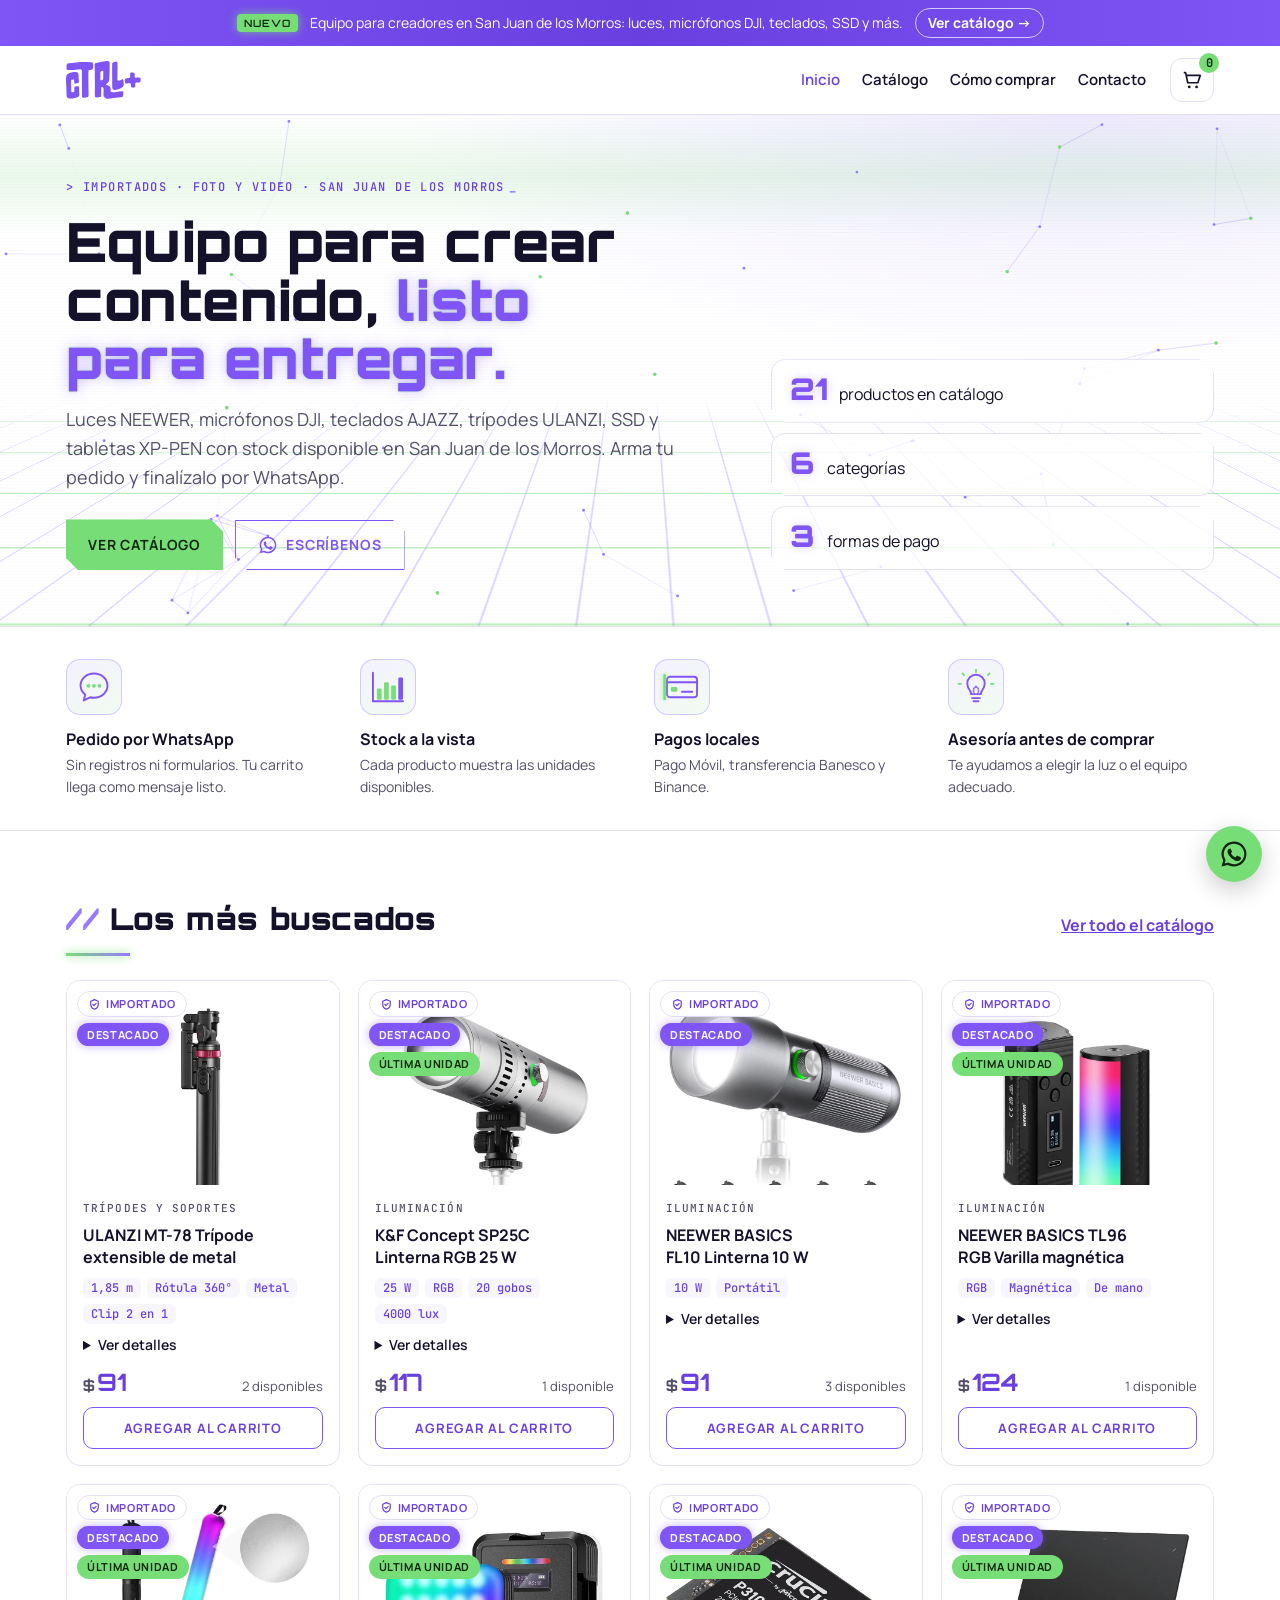
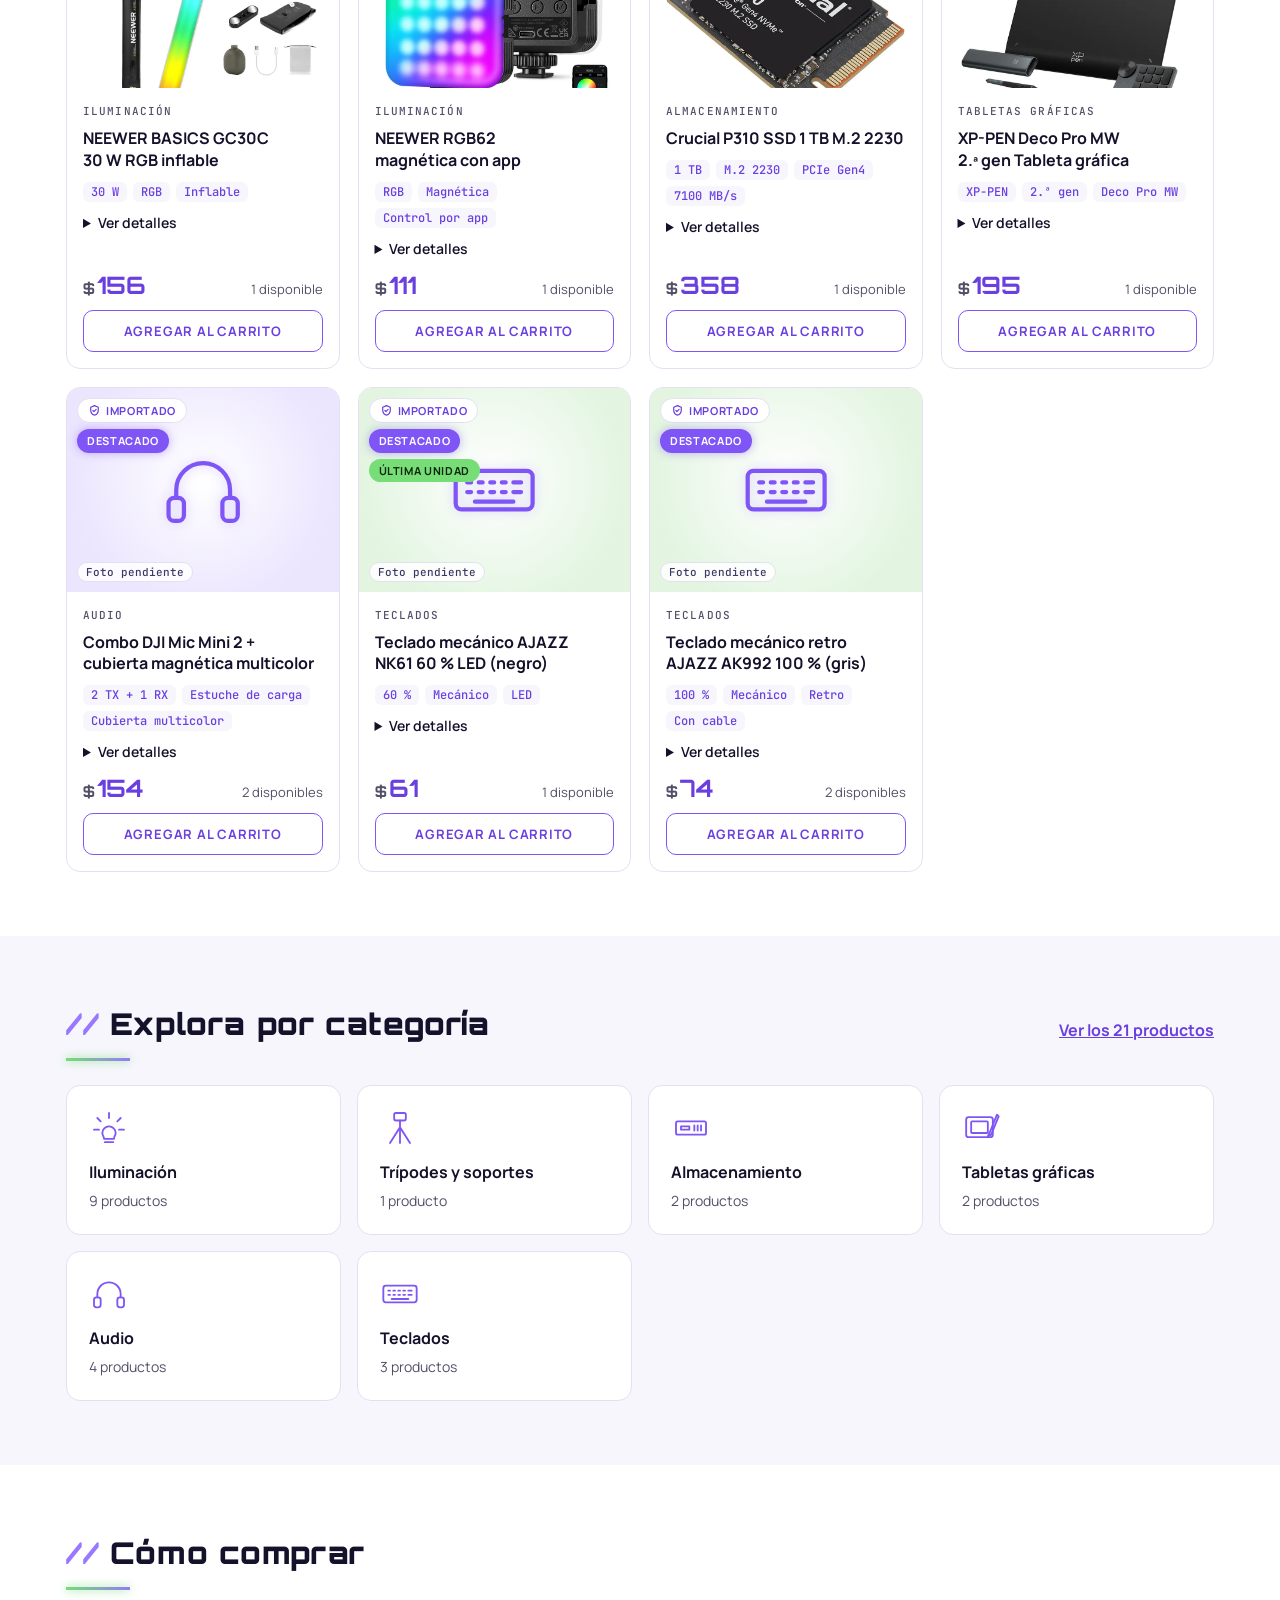
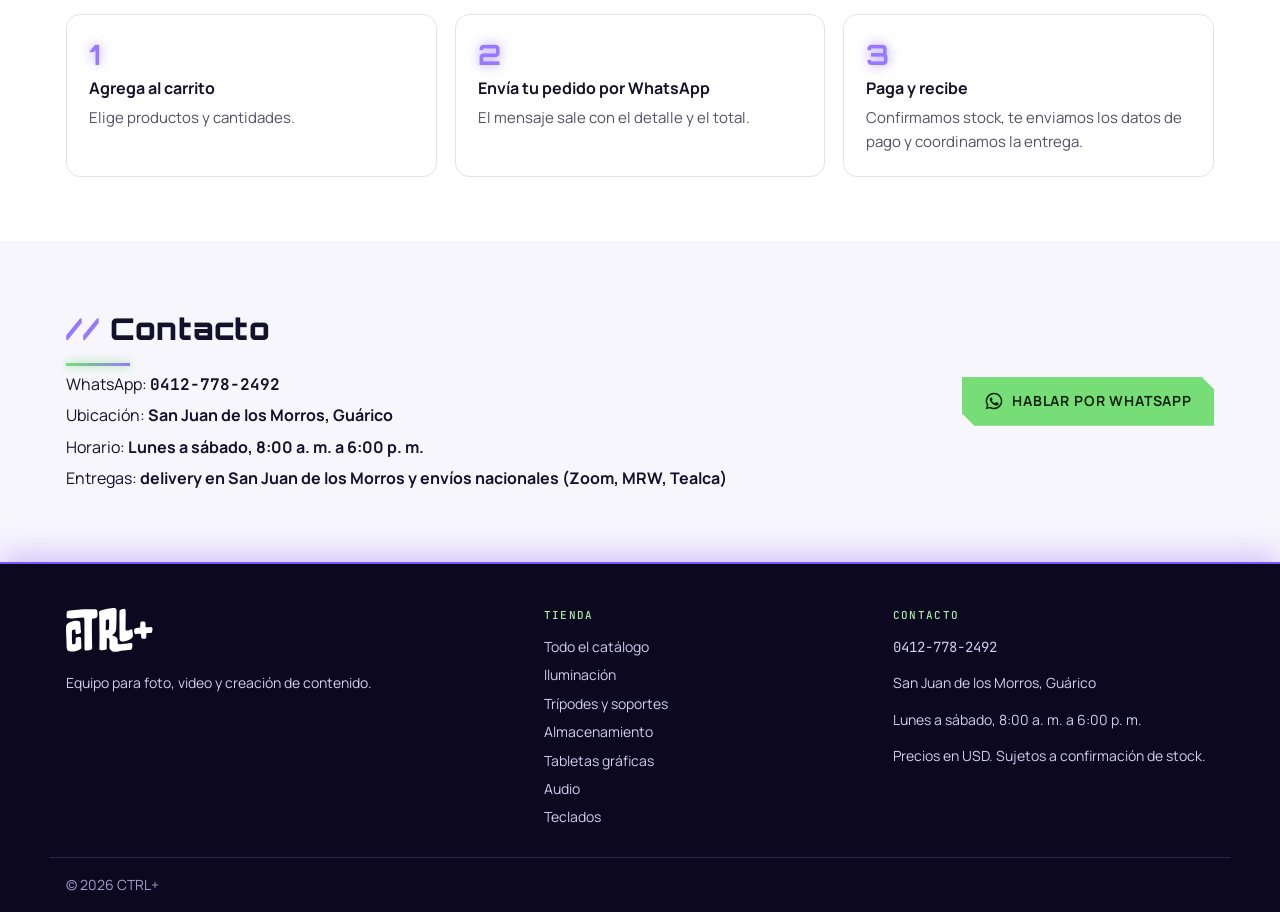
<file: web/index.html>
<!doctype html>
<html lang="es-VE">
<head>
<meta charset="utf-8">
<meta name="viewport" content="width=device-width, initial-scale=1, viewport-fit=cover">
<title>CTRL+ | Equipo de foto y video en San Juan de los Morros</title>
<meta name="description" content="Luces NEEWER, micrófonos DJI, teclados AJAZZ, SSD y tabletas XP-PEN en San Juan de los Morros, Guárico. Pide por WhatsApp; pago móvil y Binance.">
<link rel="canonical" href="https://www.tudominio.com/">
<meta name="robots" content="index, follow">
<meta name="theme-color" content="#7f55f5">
<meta property="og:type" content="website">
<meta property="og:locale" content="es_VE">
<meta property="og:site_name" content="CTRL+">
<meta property="og:title" content="CTRL+ | Equipo de foto y video en San Juan de los Morros">
<meta property="og:description" content="Luces NEEWER, micrófonos DJI, teclados AJAZZ, SSD y tabletas XP-PEN en San Juan de los Morros, Guárico. Pide por WhatsApp; pago móvil y Binance.">
<meta property="og:url" content="https://www.tudominio.com/">
<meta property="og:image" content="https://www.tudominio.com/og.png">
<meta property="og:image:width" content="1200">
<meta property="og:image:height" content="630">
<meta property="og:image:alt" content="Logo de CTRL+">
<meta name="twitter:card" content="summary_large_image">
<link rel="icon" href="favicon.svg" type="image/svg+xml">
<link rel="apple-touch-icon" href="apple-touch-icon.png">
<link rel="preconnect" href="https://fonts.googleapis.com"><link rel="preconnect" href="https://fonts.gstatic.com" crossorigin><link rel="stylesheet" href="https://fonts.googleapis.com/css2?family=Orbitron:wght@600;800;900&family=Manrope:wght@400;600;700&family=JetBrains+Mono:wght@500&display=swap">
<link rel="stylesheet" href="styles.css">
<script type="application/ld+json">{"@context": "https://schema.org", "@graph": [{"@type": "Store", "@id": "https://www.tudominio.com/#tienda", "name": "CTRL+", "url": "https://www.tudominio.com/", "logo": "https://www.tudominio.com/logo.png", "image": "https://www.tudominio.com/og.png", "telephone": "+58 412-778-2492", "address": {"@type": "PostalAddress", "addressLocality": "San Juan de los Morros", "addressRegion": "Guárico", "addressCountry": "VE"}, "openingHoursSpecification": [{"@type": "OpeningHoursSpecification", "dayOfWeek": ["Monday", "Tuesday", "Wednesday", "Thursday", "Friday", "Saturday"], "opens": "08:00", "closes": "18:00"}], "priceRange": "$$", "currenciesAccepted": "USD, VES", "paymentAccepted": "Pago Móvil, transferencia bancaria, Binance", "areaServed": "VE"}]}</script>
</head>
<body>
<a class="skip" href="#destacados">Saltar a los productos</a>
<div class="promo" id="promo" aria-label="Novedades"><div class="wrap promo-in">
  <p class="promo-item is-on"><span class="promo-tag">Nuevo</span><span>Equipo para creadores en San Juan de los Morros: luces, micrófonos DJI, teclados, SSD y más.</span><a class="promo-cta" href="catalogo/">Ver catálogo</a></p>
  <p class="promo-item"><span class="promo-tag">Asesoría</span><span>¿No sabes qué luz elegir? Te asesoramos sin compromiso.</span><a class="promo-cta" href="https://wa.me/584127782492?text=Hola%2C%20quiero%20asesor%C3%ADa%20para%20elegir%20un%20equipo" target="_blank" rel="noopener">Pedir asesoría</a></p>
  <p class="promo-item"><span class="promo-tag">Stock</span><span>Unidades limitadas: varios productos tienen solo 1 disponible.</span><a class="promo-cta" href="catalogo/?orden=stock">Ver disponibles</a></p>
  <p class="promo-item"><span class="promo-tag">Envíos</span><span>Delivery en San Juan de los Morros y envíos a toda Venezuela por Zoom, MRW y Tealca.</span><a class="promo-cta" href="https://wa.me/584127782492?text=Hola%2C%20quiero%20hacer%20un%20pedido" target="_blank" rel="noopener">Pedir por WhatsApp</a></p>
</div></div>
<header class="top"><div class="wrap top-in">
  <a class="logo" href="./" aria-label="CTRL+, inicio"><svg class="logo-svg" viewBox="0 0 644 327" aria-hidden="true" focusable="false"><path fill="currentColor" d="M350.6 324.5C342.8 321.7 328.5 309.7 325.1 303C322.1 297.3 321.9 293.4 323 269.1C324.1 244.5 323.6 237.8 320.2 231.1C317.7 226.3 312.7 223 307.9 223C305.7 223 303.9 223.1 303.8 223.2C303.7 223.4 303.4 241.8 303.1 264.2L302.5 304.8L300.1 307.4C298.4 309.2 296.6 310 294.4 310C292.7 310 286.1 310.9 279.9 312C266.4 314.3 258.2 314.5 253.5 312.6C247.6 310.1 247.5 309.5 248.7 249.2C249.3 218.1 249.4 186.7 249 174.5C248.5 162.9 248.1 134.4 248.1 111C248.1 87.6 247.5 59.3 246.8 48.2C245.8 30.6 245.8 27.5 247.1 25.2C249.1 21.5 253.8 19.1 261.2 17.9C264.6 17.4 272.2 15.4 278 13.6C296.3 7.7 318.9 3.2 338 1.6C362.5 -0.5 369.2 1.1 373.8 10L376.1 14.5L375.7 62C375.4 88.1 374.5 123 373.5 139.5C371.4 178.3 371.2 178.8 350.9 195.1C346 199.1 342 202.7 342 203C342 203.8 349.4 207.1 355.5 209C362.6 211.2 374.9 218.1 377.9 221.6C382.5 226.8 384 233.4 384 248.1C384 255.1 384.4 262 385 263.4C386.9 268.4 390.8 269.3 408 268.7C416.5 268.4 429.8 267.3 437.5 266.1C470.5 261.4 486.9 260 489.6 261.8C492 263.4 493.2 267.6 493.7 276.3C494.3 287.1 493 295.5 489.4 302.8C485.8 310.2 483.7 311.1 465.6 312.1C442.5 313.5 412.4 317.5 395 321.6C386.8 323.6 367.3 326 360 325.9C357 325.9 352.8 325.3 350.6 324.5ZM37.5 322.5C25.4 320 15.7 317.2 13.1 315.2C6.1 310.2 4.1 298.7 4 264.5C4 253.5 3.1 229.2 2 210.5C-0.9 160.6 -0.5 139 3.6 126.7C6.9 116.9 19.6 107.5 37.5 101.6C48.1 98.2 64.9 94.9 75 94.3C87.5 93.6 95 95.3 100.4 100C106.3 105.3 107.1 108.9 108.1 134.3C108.6 146.8 109.5 159.9 110.1 163.3C113.9 185 112.2 187.9 93.4 191.5C82.5 193.6 76.8 193.4 73.8 191C71.4 189.2 71.3 188.4 70.8 176.7C70 159.7 68.8 158 59.4 160C50.4 161.9 46.3 163.9 45 166.9C42.5 173 44.4 263.1 47.2 268.4C48.1 270 49 270.2 54.8 269.7C58.5 269.3 63.4 268 65.9 266.8C71.7 263.9 72.1 262.3 71.7 239.4C71.6 226.8 71.8 221.9 72.8 220.8C74.4 218.8 98.3 215.5 104 216.5C106.2 216.9 109 218 110.2 219C112.5 220.8 112.5 221.2 113.3 255.7C113.7 274.8 114.2 292.5 114.3 294.9C114.4 298.8 114 299.6 110.7 302.5C105.1 307.4 89.9 314.4 75 319C59.4 323.8 49 324.8 37.5 322.5ZM144 315.8C142.6 315.1 140.6 312.7 139.5 310.5C137.5 306.6 137.5 304.4 137.4 196.5C137.3 96.1 137.2 86 135.6 80.5C133.5 73 130.8 70 126.2 70C124.4 70 114.2 71.1 103.7 72.5C46.7 79.7 11.4 80.1 5.9 73.3C3.7 70.7 4 39.3 6.3 31.6C8.8 23.6 11.2 21.5 19.3 20.1C29.2 18.4 56.7 15.4 90 12.4C120 9.7 146.1 9.1 204.7 9.8C224.7 10 224.9 10 227.9 12.6C231.7 15.8 232.6 19.2 234 35.8C235.3 50.7 234.3 60.5 231 67.1C227.7 73.6 220.9 76.6 207.7 77.5C195.6 78.4 195.3 78.5 193.8 82.7C192.1 87.5 192.1 181.3 193.8 253C195.1 308.7 195.6 305.4 185.9 310.3C176.8 314.9 149.3 318.6 144 315.8ZM409.6 247.5C404.4 245.7 400.5 241.7 399 236.7C397.4 231.4 396.5 25.5 398.1 20.4C399.5 15.8 402.4 13.8 414.1 9.2C431.1 2.5 438.4 3.4 442.1 12.5C443.9 17.1 444.2 39.1 443.2 104C442.5 154.5 442.6 163.9 443.8 165.9C445.2 168.2 445.5 168.3 454.5 167.7C462.9 167.2 464.5 166.8 472.7 162.6C488.8 154.4 492.5 156.5 494.9 174.7C497.1 190.9 498 207.5 496.9 211.6C495.2 218.1 482.5 229.6 470.9 235.2C448 246.4 421.4 251.7 409.6 247.5ZM564.3 226C562.5 224.9 560.8 223 560.5 221.8C560 219.7 557 197.5 557 195.8C557 195.4 556.3 194.4 555.4 193.6C553.3 191.4 537.4 191.4 526 193.6C515.3 195.6 512.7 194.8 510 188.7C507.7 183.5 505.6 167.3 506.4 161.5C507.8 152.6 513.8 149.7 537.8 146.6C552.3 144.7 552 145.2 552 125.4C552 102.5 553.7 100 569.7 100C588.8 100 593.1 105.1 591.1 125.3C590 137.1 590.7 140.1 595 142.2C599.2 144.3 603.4 144.4 619.8 142.8C631.2 141.7 632.3 141.7 635.6 143.5C637.5 144.5 640 146.9 641.2 148.8C643 151.8 643.2 153.1 642.6 160.8C641.8 170.8 638.8 180.9 635.8 183.6C634 185.3 632 185.5 618.6 185.5C600.5 185.6 600.6 185.6 598.6 187.6C597.3 188.9 597 191.9 597 204.3C597 221.3 596.4 223.6 591 226.2C585.8 228.9 568.7 228.7 564.3 226ZM312.7 162.5C315.5 161.2 318.4 159.2 319.1 157.9C319.9 156.2 320.4 145.8 320.7 121.5C321.3 81.9 321.9 84.3 311.6 85.3C303 86.1 298.6 88.1 297.2 91.6C296.5 93.4 296 107.2 295.7 128.8C295.2 168 295 166.7 302.9 165.5C305.4 165.2 309.8 163.8 312.7 162.5Z"/></svg></a>
  <nav aria-label="Principal"><a href="./" aria-current="page">Inicio</a><a href="catalogo/">Catálogo</a><a href="#como-comprar">Cómo comprar</a><a href="#contacto">Contacto</a></nav>
  <button class="cart-btn" type="button" id="open-cart" aria-label="Abrir carrito"><svg viewBox="0 0 24 24" aria-hidden="true"><path d="M3 4h2l2.4 11h11L21 7H6.2" fill="none" stroke="currentColor" stroke-width="1.8" stroke-linejoin="round"/><circle cx="9" cy="19.5" r="1.5" fill="currentColor"/><circle cx="17" cy="19.5" r="1.5" fill="currentColor"/></svg><span class="count" id="cart-count">0</span></button>
</div></header>

<main id="inicio">
<section class="hero"><canvas class="hero-fx" id="hero-fx" aria-hidden="true"></canvas><div class="hero-floor" aria-hidden="true"></div><div class="scan" aria-hidden="true"></div><div class="wrap hero-in">
  <div class="hero-copy">
    <p class="eyebrow"><span class="prompt">&gt;</span> Importados · Foto y video · San Juan de los Morros<span class="caret" aria-hidden="true">_</span></p>
    <h1 class="glitch" data-text="Equipo para crear contenido, listo para entregar.">Equipo para crear contenido, <span class="neon">listo para entregar.</span></h1>
    <p class="lead">Luces NEEWER, micrófonos DJI, teclados AJAZZ, trípodes ULANZI, SSD y tabletas XP-PEN con stock disponible en San Juan de los Morros. Arma tu pedido y finalízalo por WhatsApp.</p>
    <div class="cta"><a class="btn btn-primary" href="catalogo/">Ver catálogo</a><a class="btn btn-ghost" href="https://wa.me/584127782492?text=Hola%2C%20quiero%20informaci%C3%B3n%20sobre%20sus%20productos" target="_blank" rel="noopener"><svg viewBox="0 0 24 24" aria-hidden="true"><path fill="currentColor" d="M12 2a10 10 0 0 0-8.6 15.1L2 22l5-1.3A10 10 0 1 0 12 2zm0 18.2a8.2 8.2 0 0 1-4.2-1.2l-.3-.2-3 .8.8-2.9-.2-.3A8.2 8.2 0 1 1 12 20.2zm4.5-6.1c-.2-.1-1.5-.7-1.7-.8s-.4-.1-.6.1-.7.8-.8 1-.3.2-.5.1a6.7 6.7 0 0 1-3.3-2.9c-.3-.4.3-.4.7-1.3a.5.5 0 0 0 0-.4l-.8-1.8c-.2-.5-.4-.4-.6-.4h-.5a1 1 0 0 0-.7.3 3 3 0 0 0-.9 2.2 5.2 5.2 0 0 0 1.1 2.7 11.8 11.8 0 0 0 4.5 4c1.7.7 2.3.8 3.2.6a2.7 2.7 0 0 0 1.8-1.3 2.2 2.2 0 0 0 .2-1.3c-.1-.1-.3-.2-.5-.3z"/></svg>Escríbenos</a></div>
  </div>
  <ul class="hero-stats" aria-label="Datos de la tienda">
    <li><strong data-count="21">21</strong><span>productos en catálogo</span></li>
    <li><strong data-count="6">6</strong><span>categorías</span></li>
    <li><strong data-count="3">3</strong><span>formas de pago</span></li>
  </ul>
</div></section>

<section class="benefits" aria-label="Beneficios"><div class="wrap ben-grid">
  <div><span class="ben-ico" aria-hidden="true"><svg viewBox="0 0 48 48"><path class="ln" d="M24 7c-9.4 0-17 6.8-17 15.2 0 4.6 2.3 8.7 5.9 11.5L11 41l8.1-4c1.6.4 3.2.6 4.9.6 9.4 0 17-6.8 17-15.4S33.4 7 24 7z"/><circle class="dot d1" cx="17" cy="22.5" r="2.4"/><circle class="dot d2" cx="24" cy="22.5" r="2.4"/><circle class="dot d3" cx="31" cy="22.5" r="2.4"/></svg></span><h2>Pedido por WhatsApp</h2><p>Sin registros ni formularios. Tu carrito llega como mensaje listo.</p></div>
  <div><span class="ben-ico" aria-hidden="true"><svg viewBox="0 0 48 48"><path class="ln" d="M5 42h38M5 6v36"/><rect class="bar b1" x="10" y="26" width="6" height="14" rx="1.5"/><rect class="bar b2" x="19" y="18" width="6" height="22" rx="1.5"/><rect class="bar b3" x="28" y="22" width="6" height="18" rx="1.5"/><rect class="bar b4" x="37" y="12" width="6" height="28" rx="1.5"/></svg></span><h2>Stock a la vista</h2><p>Cada producto muestra las unidades disponibles.</p></div>
  <div><span class="ben-ico" aria-hidden="true"><svg viewBox="0 0 48 48"><rect class="ln" x="5" y="11" width="38" height="26" rx="4"/><path class="ln" d="M5 18h38"/><rect class="chip" x="10" y="24" width="8" height="6" rx="1.5"/><path class="ln" d="M24 30h13"/><path class="swipe" d="M2 9v30"/></svg></span><h2>Pagos locales</h2><p>Pago Móvil, transferencia Banesco y Binance.</p></div>
  <div><span class="ben-ico" aria-hidden="true"><svg viewBox="0 0 48 48"><path class="ln" d="M18 33c0-4-5-6.5-5-13.5a11 11 0 0 1 22 0C35 26.5 30 29 30 33z"/><path class="ln" d="M19 38h10M21 42h6"/><path class="ray" d="M24 2v3M7 7l2 2M41 7l-2 2M2 20h3M43 20h3"/><path class="fil" d="M21 33v-7l3-3 3 3v7"/></svg></span><h2>Asesoría antes de comprar</h2><p>Te ayudamos a elegir la luz o el equipo adecuado.</p></div>
</div></section>

<section class="sec" id="destacados" aria-labelledby="h-dest"><div class="wrap">
  <div class="sec-head"><h2 id="h-dest">Los más buscados</h2><a href="catalogo/">Ver todo el catálogo</a></div>
  <div class="grid"><article class="card" data-cat="tripodes" data-name="ulanzi mt-78 trípode extensible de metal trípodes y soportes 1,85 m rótula 360° metal clip 2 en 1" data-price="91" data-stock="2" data-feat="1" data-order="0">
  <div class="thumb thumb-tripodes has-img"><div class="badges"><span class="badge b-imp"><svg viewBox="0 0 24 24" aria-hidden="true"><path d="M12 3 5 6v5c0 4.4 3 8.3 7 9.5 4-1.2 7-5.1 7-9.5V6z"/><path d="m9 12 2 2 4-4"/></svg>Importado</span><span class="badge b-dest">Destacado</span></div><img src="img/ulanzi-mt-78-tripode.webp" alt="ULANZI MT-78 Trípode extensible de metal" width="800" height="800" loading="lazy" decoding="async"></div>
  <div class="card-body">
    <p class="card-cat">Trípodes y soportes</p>
    <h3>ULANZI MT-78 Trípode extensible de metal</h3>
    <ul class="specs"><li>1,85 m</li><li>Rótula 360°</li><li>Metal</li><li>Clip 2 en 1</li></ul>
    <details><summary>Ver detalles</summary><p>Trípode y selfie stick de metal de 72,83 in con cabeza de bola 360°, clip para teléfono 2 en 1 y doble zapata fría. Compatible con iPhone, Sony y Canon. Ligero para viajes y vlog.</p></details>
    <div class="card-foot">
      <p class="price"><span>$</span>91</p>
      <p class="stock">2 disponibles</p>
    </div>
    <button class="add" type="button" data-slug="ulanzi-mt-78-tripode">Agregar al carrito</button>
  </div>
</article>
<article class="card" data-cat="iluminacion" data-name="k&amp;f concept sp25c linterna rgb 25 w iluminación 25 w rgb 20 gobos 4000 lux" data-price="117" data-stock="1" data-feat="1" data-order="0">
  <div class="thumb thumb-iluminacion has-img"><div class="badges"><span class="badge b-imp"><svg viewBox="0 0 24 24" aria-hidden="true"><path d="M12 3 5 6v5c0 4.4 3 8.3 7 9.5 4-1.2 7-5.1 7-9.5V6z"/><path d="m9 12 2 2 4-4"/></svg>Importado</span><span class="badge b-dest">Destacado</span><span class="badge b-last">Última unidad</span></div><img src="img/kf-concept-sp25c.webp" alt="K&amp;F Concept SP25C Linterna RGB 25 W" width="800" height="800" loading="lazy" decoding="async"></div>
  <div class="card-body">
    <p class="card-cat">Iluminación</p>
    <h3>K&amp;F Concept SP25C Linterna RGB 25 W</h3>
    <ul class="specs"><li>25 W</li><li>RGB</li><li>20 gobos</li><li>4000 lux</li></ul>
    <details><summary>Ver detalles</summary><p>Linterna de fotografía RGB con 20 gobos y 4 colores, proyector con zoom y batería de 9000 mAh. 4000 lux para retrato, video y creación de contenido. Color plata.</p></details>
    <div class="card-foot">
      <p class="price"><span>$</span>117</p>
      <p class="stock">1 disponible</p>
    </div>
    <button class="add" type="button" data-slug="kf-concept-sp25c">Agregar al carrito</button>
  </div>
</article>
<article class="card" data-cat="iluminacion" data-name="neewer basics fl10 linterna 10 w iluminación 10 w portátil" data-price="91" data-stock="3" data-feat="1" data-order="0">
  <div class="thumb thumb-iluminacion has-img"><div class="badges"><span class="badge b-imp"><svg viewBox="0 0 24 24" aria-hidden="true"><path d="M12 3 5 6v5c0 4.4 3 8.3 7 9.5 4-1.2 7-5.1 7-9.5V6z"/><path d="m9 12 2 2 4-4"/></svg>Importado</span><span class="badge b-dest">Destacado</span></div><img src="img/neewer-fl10.webp" alt="NEEWER BASICS FL10 Linterna 10 W" width="800" height="800" loading="lazy" decoding="async"></div>
  <div class="card-body">
    <p class="card-cat">Iluminación</p>
    <h3>NEEWER BASICS FL10 Linterna 10 W</h3>
    <ul class="specs"><li>10 W</li><li>Portátil</li></ul>
    <details><summary>Ver detalles</summary><p>Linterna portátil de fotografía de 10 W.</p></details>
    <div class="card-foot">
      <p class="price"><span>$</span>91</p>
      <p class="stock">3 disponibles</p>
    </div>
    <button class="add" type="button" data-slug="neewer-fl10">Agregar al carrito</button>
  </div>
</article>
<article class="card" data-cat="iluminacion" data-name="neewer basics tl96 rgb varilla magnética iluminación rgb magnética de mano" data-price="124" data-stock="1" data-feat="1" data-order="0">
  <div class="thumb thumb-iluminacion has-img"><div class="badges"><span class="badge b-imp"><svg viewBox="0 0 24 24" aria-hidden="true"><path d="M12 3 5 6v5c0 4.4 3 8.3 7 9.5 4-1.2 7-5.1 7-9.5V6z"/><path d="m9 12 2 2 4-4"/></svg>Importado</span><span class="badge b-dest">Destacado</span><span class="badge b-last">Última unidad</span></div><img src="img/neewer-tl96-rgb.webp" alt="NEEWER BASICS TL96 RGB Varilla magnética" width="800" height="800" loading="lazy" decoding="async"></div>
  <div class="card-body">
    <p class="card-cat">Iluminación</p>
    <h3>NEEWER BASICS TL96 RGB Varilla magnética</h3>
    <ul class="specs"><li>RGB</li><li>Magnética</li><li>De mano</li></ul>
    <details><summary>Ver detalles</summary><p>Varilla de luz RGB magnética de mano.</p></details>
    <div class="card-foot">
      <p class="price"><span>$</span>124</p>
      <p class="stock">1 disponible</p>
    </div>
    <button class="add" type="button" data-slug="neewer-tl96-rgb">Agregar al carrito</button>
  </div>
</article>
<article class="card" data-cat="iluminacion" data-name="neewer basics gc30c 30 w rgb inflable iluminación 30 w rgb inflable" data-price="156" data-stock="1" data-feat="1" data-order="0">
  <div class="thumb thumb-iluminacion has-img"><div class="badges"><span class="badge b-imp"><svg viewBox="0 0 24 24" aria-hidden="true"><path d="M12 3 5 6v5c0 4.4 3 8.3 7 9.5 4-1.2 7-5.1 7-9.5V6z"/><path d="m9 12 2 2 4-4"/></svg>Importado</span><span class="badge b-dest">Destacado</span><span class="badge b-last">Última unidad</span></div><img src="img/neewer-gc30c.webp" alt="NEEWER BASICS GC30C 30 W RGB inflable" width="800" height="800" loading="lazy" decoding="async"></div>
  <div class="card-body">
    <p class="card-cat">Iluminación</p>
    <h3>NEEWER BASICS GC30C 30 W RGB inflable</h3>
    <ul class="specs"><li>30 W</li><li>RGB</li><li>Inflable</li></ul>
    <details><summary>Ver detalles</summary><p>Luz de relleno LED RGB de mano, inflable, de 30 W.</p></details>
    <div class="card-foot">
      <p class="price"><span>$</span>156</p>
      <p class="stock">1 disponible</p>
    </div>
    <button class="add" type="button" data-slug="neewer-gc30c">Agregar al carrito</button>
  </div>
</article>
<article class="card" data-cat="iluminacion" data-name="neewer rgb62 magnética con app iluminación rgb magnética control por app" data-price="111" data-stock="1" data-feat="1" data-order="0">
  <div class="thumb thumb-iluminacion has-img"><div class="badges"><span class="badge b-imp"><svg viewBox="0 0 24 24" aria-hidden="true"><path d="M12 3 5 6v5c0 4.4 3 8.3 7 9.5 4-1.2 7-5.1 7-9.5V6z"/><path d="m9 12 2 2 4-4"/></svg>Importado</span><span class="badge b-dest">Destacado</span><span class="badge b-last">Última unidad</span></div><img src="img/neewer-rgb62.webp" alt="NEEWER RGB62 magnética con app" width="800" height="800" loading="lazy" decoding="async"></div>
  <div class="card-body">
    <p class="card-cat">Iluminación</p>
    <h3>NEEWER RGB62 magnética con app</h3>
    <ul class="specs"><li>RGB</li><li>Magnética</li><li>Control por app</li></ul>
    <details><summary>Ver detalles</summary><p>Luz RGB magnética NEEWER RGB62 con control desde app.</p></details>
    <div class="card-foot">
      <p class="price"><span>$</span>111</p>
      <p class="stock">1 disponible</p>
    </div>
    <button class="add" type="button" data-slug="neewer-rgb62">Agregar al carrito</button>
  </div>
</article>
<article class="card" data-cat="almacenamiento" data-name="crucial p310 ssd 1 tb m.2 2230 almacenamiento 1 tb m.2 2230 pcie gen4 7100 mb/s" data-price="358" data-stock="1" data-feat="1" data-order="0">
  <div class="thumb thumb-almacenamiento has-img"><div class="badges"><span class="badge b-imp"><svg viewBox="0 0 24 24" aria-hidden="true"><path d="M12 3 5 6v5c0 4.4 3 8.3 7 9.5 4-1.2 7-5.1 7-9.5V6z"/><path d="m9 12 2 2 4-4"/></svg>Importado</span><span class="badge b-dest">Destacado</span><span class="badge b-last">Última unidad</span></div><img src="img/crucial-p310-1tb.webp" alt="Crucial P310 SSD 1 TB M.2 2230" width="800" height="800" loading="lazy" decoding="async"></div>
  <div class="card-body">
    <p class="card-cat">Almacenamiento</p>
    <h3>Crucial P310 SSD 1 TB M.2 2230</h3>
    <ul class="specs"><li>1 TB</li><li>M.2 2230</li><li>PCIe Gen4</li><li>7100 MB/s</li></ul>
    <details><summary>Ver detalles</summary><p>SSD NVMe PCIe Gen4 de hasta 7.100 MB/s. Ideal para Steam Deck, ASUS ROG Ally, MSI Claw, Mini PC y ultrabooks (CT1000P310SSD2).</p></details>
    <div class="card-foot">
      <p class="price"><span>$</span>358</p>
      <p class="stock">1 disponible</p>
    </div>
    <button class="add" type="button" data-slug="crucial-p310-1tb">Agregar al carrito</button>
  </div>
</article>
<article class="card" data-cat="tabletas" data-name="xp-pen deco pro mw 2.ª gen tableta gráfica tabletas gráficas xp-pen 2.ª gen deco pro mw" data-price="195" data-stock="1" data-feat="1" data-order="0">
  <div class="thumb thumb-tabletas has-img"><div class="badges"><span class="badge b-imp"><svg viewBox="0 0 24 24" aria-hidden="true"><path d="M12 3 5 6v5c0 4.4 3 8.3 7 9.5 4-1.2 7-5.1 7-9.5V6z"/><path d="m9 12 2 2 4-4"/></svg>Importado</span><span class="badge b-dest">Destacado</span><span class="badge b-last">Última unidad</span></div><img src="img/xp-pen-deco-pro-mw-2.webp" alt="XP-PEN Deco Pro MW 2.ª gen Tableta gráfica" width="800" height="800" loading="lazy" decoding="async"></div>
  <div class="card-body">
    <p class="card-cat">Tabletas gráficas</p>
    <h3>XP-PEN Deco Pro MW 2.ª gen Tableta gráfica</h3>
    <ul class="specs"><li>XP-PEN</li><li>2.ª gen</li><li>Deco Pro MW</li></ul>
    <details><summary>Ver detalles</summary><p>Tableta digitalizadora XP-PEN Deco Pro MW de segunda generación (MTO962B).</p></details>
    <div class="card-foot">
      <p class="price"><span>$</span>195</p>
      <p class="stock">1 disponible</p>
    </div>
    <button class="add" type="button" data-slug="xp-pen-deco-pro-mw-2">Agregar al carrito</button>
  </div>
</article>
<article class="card" data-cat="audio" data-name="combo dji mic mini 2 + cubierta magnética multicolor audio 2 tx + 1 rx estuche de carga cubierta multicolor" data-price="154" data-stock="2" data-feat="1" data-order="0">
  <div class="thumb thumb-audio" role="img" aria-label="Combo DJI Mic Mini 2 + cubierta magnética multicolor"><div class="badges"><span class="badge b-imp"><svg viewBox="0 0 24 24" aria-hidden="true"><path d="M12 3 5 6v5c0 4.4 3 8.3 7 9.5 4-1.2 7-5.1 7-9.5V6z"/><path d="m9 12 2 2 4-4"/></svg>Importado</span><span class="badge b-dest">Destacado</span></div><svg viewBox="0 0 48 48" aria-hidden="true"><path d="M10 28v-4a14 14 0 0 1 28 0v4"/><rect x="6" y="28" width="8" height="12" rx="3"/><rect x="34" y="28" width="8" height="12" rx="3"/></svg><span class="ph">Foto pendiente</span></div>
  <div class="card-body">
    <p class="card-cat">Audio</p>
    <h3>Combo DJI Mic Mini 2 + cubierta magnética multicolor</h3>
    <ul class="specs"><li>2 TX + 1 RX</li><li>Estuche de carga</li><li>Cubierta multicolor</li></ul>
    <details><summary>Ver detalles</summary><p>Combo: micrófono inalámbrico DJI Mic Mini 2 (2 transmisores, 1 receptor y estuche de carga) más el kit de cubierta frontal magnética multicolor para cambiarle el color. Se vende solo en combo.</p></details>
    <div class="card-foot">
      <p class="price"><span>$</span>154</p>
      <p class="stock">2 disponibles</p>
    </div>
    <button class="add" type="button" data-slug="combo-dji-mic-mini-2-cubierta">Agregar al carrito</button>
  </div>
</article>
<article class="card" data-cat="teclados" data-name="teclado mecánico ajazz nk61 60 % led (negro) teclados 60 % mecánico led" data-price="61" data-stock="1" data-feat="1" data-order="0">
  <div class="thumb thumb-teclados" role="img" aria-label="Teclado mecánico AJAZZ NK61 60 % LED (negro)"><div class="badges"><span class="badge b-imp"><svg viewBox="0 0 24 24" aria-hidden="true"><path d="M12 3 5 6v5c0 4.4 3 8.3 7 9.5 4-1.2 7-5.1 7-9.5V6z"/><path d="m9 12 2 2 4-4"/></svg>Importado</span><span class="badge b-dest">Destacado</span><span class="badge b-last">Última unidad</span></div><svg viewBox="0 0 48 48" aria-hidden="true"><rect x="4" y="14" width="40" height="20" rx="3"/><path d="M10 20h2M16 20h2M22 20h2M28 20h2M34 20h4M10 25h2M16 25h2M22 25h2M28 25h2M34 25h4M14 30h20"/></svg><span class="ph">Foto pendiente</span></div>
  <div class="card-body">
    <p class="card-cat">Teclados</p>
    <h3>Teclado mecánico AJAZZ NK61 60 % LED (negro)</h3>
    <ul class="specs"><li>60 %</li><li>Mecánico</li><li>LED</li></ul>
    <details><summary>Ver detalles</summary><p>Teclado mecánico compacto AJAZZ NK61 al 60 % con iluminación LED. Color negro.</p></details>
    <div class="card-foot">
      <p class="price"><span>$</span>61</p>
      <p class="stock">1 disponible</p>
    </div>
    <button class="add" type="button" data-slug="ajazz-nk61">Agregar al carrito</button>
  </div>
</article>
<article class="card" data-cat="teclados" data-name="teclado mecánico retro ajazz ak992 100 % (gris) teclados 100 % mecánico retro con cable" data-price="74" data-stock="2" data-feat="1" data-order="0">
  <div class="thumb thumb-teclados" role="img" aria-label="Teclado mecánico retro AJAZZ AK992 100 % (gris)"><div class="badges"><span class="badge b-imp"><svg viewBox="0 0 24 24" aria-hidden="true"><path d="M12 3 5 6v5c0 4.4 3 8.3 7 9.5 4-1.2 7-5.1 7-9.5V6z"/><path d="m9 12 2 2 4-4"/></svg>Importado</span><span class="badge b-dest">Destacado</span></div><svg viewBox="0 0 48 48" aria-hidden="true"><rect x="4" y="14" width="40" height="20" rx="3"/><path d="M10 20h2M16 20h2M22 20h2M28 20h2M34 20h4M10 25h2M16 25h2M22 25h2M28 25h2M34 25h4M14 30h20"/></svg><span class="ph">Foto pendiente</span></div>
  <div class="card-body">
    <p class="card-cat">Teclados</p>
    <h3>Teclado mecánico retro AJAZZ AK992 100 % (gris)</h3>
    <ul class="specs"><li>100 %</li><li>Mecánico</li><li>Retro</li><li>Con cable</li></ul>
    <details><summary>Ver detalles</summary><p>Teclado mecánico retro AJAZZ AK992 de tamaño completo (100 %), con cable. Color gris.</p></details>
    <div class="card-foot">
      <p class="price"><span>$</span>74</p>
      <p class="stock">2 disponibles</p>
    </div>
    <button class="add" type="button" data-slug="ajazz-ak992">Agregar al carrito</button>
  </div>
</article></div>
</div></section>

<section class="sec sec-alt" id="categorias" aria-labelledby="h-cats"><div class="wrap">
  <div class="sec-head"><h2 id="h-cats">Explora por categoría</h2><a href="catalogo/">Ver los 21 productos</a></div>
  <div class="cat-tiles"><a class="cat-tile" href="catalogo/?cat=iluminacion"><svg viewBox="0 0 48 48" aria-hidden="true"><path d="M24 6v6M10 12l4 4M38 12l-4 4M6 26h6M36 26h6"/><path d="M16 30a8 8 0 1 1 16 0c0 3-2 4-2 7H18c0-3-2-4-2-7z"/><path d="M19 41h10"/></svg><strong>Iluminación</strong><span>9 productos</span></a><a class="cat-tile" href="catalogo/?cat=tripodes"><svg viewBox="0 0 48 48" aria-hidden="true"><rect x="17" y="6" width="14" height="9" rx="2"/><path d="M24 15v8M24 23 12 42M24 23l12 19M24 23v19"/></svg><strong>Trípodes y soportes</strong><span>1 producto</span></a><a class="cat-tile" href="catalogo/?cat=almacenamiento"><svg viewBox="0 0 48 48" aria-hidden="true"><rect x="6" y="16" width="36" height="16" rx="2"/><path d="M12 22h10v4H12zM28 21v6M32 21v6M36 21v6"/></svg><strong>Almacenamiento</strong><span>2 productos</span></a><a class="cat-tile" href="catalogo/?cat=tabletas"><svg viewBox="0 0 48 48" aria-hidden="true"><rect x="5" y="11" width="32" height="24" rx="3"/><rect x="11" y="16" width="20" height="14" rx="1"/><path d="m42 8-9 22-2 4 4-2 9-22z"/></svg><strong>Tabletas gráficas</strong><span>2 productos</span></a><a class="cat-tile" href="catalogo/?cat=audio"><svg viewBox="0 0 48 48" aria-hidden="true"><path d="M10 28v-4a14 14 0 0 1 28 0v4"/><rect x="6" y="28" width="8" height="12" rx="3"/><rect x="34" y="28" width="8" height="12" rx="3"/></svg><strong>Audio</strong><span>4 productos</span></a><a class="cat-tile" href="catalogo/?cat=teclados"><svg viewBox="0 0 48 48" aria-hidden="true"><rect x="4" y="14" width="40" height="20" rx="3"/><path d="M10 20h2M16 20h2M22 20h2M28 20h2M34 20h4M10 25h2M16 25h2M22 25h2M28 25h2M34 25h4M14 30h20"/></svg><strong>Teclados</strong><span>3 productos</span></a></div>
</div></section>

<section class="sec" id="como-comprar" aria-labelledby="h-how"><div class="wrap">
  <h2 id="h-how">Cómo comprar</h2>
  <ol class="steps">
    <li><strong>Agrega al carrito</strong><span>Elige productos y cantidades.</span></li>
    <li><strong>Envía tu pedido por WhatsApp</strong><span>El mensaje sale con el detalle y el total.</span></li>
    <li><strong>Paga y recibe</strong><span>Confirmamos stock, te enviamos los datos de pago y coordinamos la entrega.</span></li>
  </ol>
</div></section>

<section class="sec sec-contact" id="contacto" aria-labelledby="h-contact"><div class="wrap contact-in">
  <div><h2 id="h-contact">Contacto</h2>
    <p>WhatsApp: <strong class="mono">0412-778-2492</strong></p>
    <p>Ubicación: <strong>San Juan de los Morros, Guárico</strong></p>
    <p>Horario: <strong>Lunes a sábado, 8:00 a. m. a 6:00 p. m.</strong></p>
    <p>Entregas: <strong>delivery en San Juan de los Morros y envíos nacionales (Zoom, MRW, Tealca)</strong></p>
  </div>
  <a class="btn btn-wa" href="https://wa.me/584127782492" target="_blank" rel="noopener"><svg viewBox="0 0 24 24" aria-hidden="true"><path fill="currentColor" d="M12 2a10 10 0 0 0-8.6 15.1L2 22l5-1.3A10 10 0 1 0 12 2zm0 18.2a8.2 8.2 0 0 1-4.2-1.2l-.3-.2-3 .8.8-2.9-.2-.3A8.2 8.2 0 1 1 12 20.2zm4.5-6.1c-.2-.1-1.5-.7-1.7-.8s-.4-.1-.6.1-.7.8-.8 1-.3.2-.5.1a6.7 6.7 0 0 1-3.3-2.9c-.3-.4.3-.4.7-1.3a.5.5 0 0 0 0-.4l-.8-1.8c-.2-.5-.4-.4-.6-.4h-.5a1 1 0 0 0-.7.3 3 3 0 0 0-.9 2.2 5.2 5.2 0 0 0 1.1 2.7 11.8 11.8 0 0 0 4.5 4c1.7.7 2.3.8 3.2.6a2.7 2.7 0 0 0 1.8-1.3 2.2 2.2 0 0 0 .2-1.3c-.1-.1-.3-.2-.5-.3z"/></svg>Hablar por WhatsApp</a>
</div></section>
</main>

<footer class="foot"><div class="wrap foot-in">
  <div><a class="logo" href="./" aria-label="CTRL+, inicio"><svg class="logo-svg" viewBox="0 0 644 327" aria-hidden="true" focusable="false"><path fill="currentColor" d="M350.6 324.5C342.8 321.7 328.5 309.7 325.1 303C322.1 297.3 321.9 293.4 323 269.1C324.1 244.5 323.6 237.8 320.2 231.1C317.7 226.3 312.7 223 307.9 223C305.7 223 303.9 223.1 303.8 223.2C303.7 223.4 303.4 241.8 303.1 264.2L302.5 304.8L300.1 307.4C298.4 309.2 296.6 310 294.4 310C292.7 310 286.1 310.9 279.9 312C266.4 314.3 258.2 314.5 253.5 312.6C247.6 310.1 247.5 309.5 248.7 249.2C249.3 218.1 249.4 186.7 249 174.5C248.5 162.9 248.1 134.4 248.1 111C248.1 87.6 247.5 59.3 246.8 48.2C245.8 30.6 245.8 27.5 247.1 25.2C249.1 21.5 253.8 19.1 261.2 17.9C264.6 17.4 272.2 15.4 278 13.6C296.3 7.7 318.9 3.2 338 1.6C362.5 -0.5 369.2 1.1 373.8 10L376.1 14.5L375.7 62C375.4 88.1 374.5 123 373.5 139.5C371.4 178.3 371.2 178.8 350.9 195.1C346 199.1 342 202.7 342 203C342 203.8 349.4 207.1 355.5 209C362.6 211.2 374.9 218.1 377.9 221.6C382.5 226.8 384 233.4 384 248.1C384 255.1 384.4 262 385 263.4C386.9 268.4 390.8 269.3 408 268.7C416.5 268.4 429.8 267.3 437.5 266.1C470.5 261.4 486.9 260 489.6 261.8C492 263.4 493.2 267.6 493.7 276.3C494.3 287.1 493 295.5 489.4 302.8C485.8 310.2 483.7 311.1 465.6 312.1C442.5 313.5 412.4 317.5 395 321.6C386.8 323.6 367.3 326 360 325.9C357 325.9 352.8 325.3 350.6 324.5ZM37.5 322.5C25.4 320 15.7 317.2 13.1 315.2C6.1 310.2 4.1 298.7 4 264.5C4 253.5 3.1 229.2 2 210.5C-0.9 160.6 -0.5 139 3.6 126.7C6.9 116.9 19.6 107.5 37.5 101.6C48.1 98.2 64.9 94.9 75 94.3C87.5 93.6 95 95.3 100.4 100C106.3 105.3 107.1 108.9 108.1 134.3C108.6 146.8 109.5 159.9 110.1 163.3C113.9 185 112.2 187.9 93.4 191.5C82.5 193.6 76.8 193.4 73.8 191C71.4 189.2 71.3 188.4 70.8 176.7C70 159.7 68.8 158 59.4 160C50.4 161.9 46.3 163.9 45 166.9C42.5 173 44.4 263.1 47.2 268.4C48.1 270 49 270.2 54.8 269.7C58.5 269.3 63.4 268 65.9 266.8C71.7 263.9 72.1 262.3 71.7 239.4C71.6 226.8 71.8 221.9 72.8 220.8C74.4 218.8 98.3 215.5 104 216.5C106.2 216.9 109 218 110.2 219C112.5 220.8 112.5 221.2 113.3 255.7C113.7 274.8 114.2 292.5 114.3 294.9C114.4 298.8 114 299.6 110.7 302.5C105.1 307.4 89.9 314.4 75 319C59.4 323.8 49 324.8 37.5 322.5ZM144 315.8C142.6 315.1 140.6 312.7 139.5 310.5C137.5 306.6 137.5 304.4 137.4 196.5C137.3 96.1 137.2 86 135.6 80.5C133.5 73 130.8 70 126.2 70C124.4 70 114.2 71.1 103.7 72.5C46.7 79.7 11.4 80.1 5.9 73.3C3.7 70.7 4 39.3 6.3 31.6C8.8 23.6 11.2 21.5 19.3 20.1C29.2 18.4 56.7 15.4 90 12.4C120 9.7 146.1 9.1 204.7 9.8C224.7 10 224.9 10 227.9 12.6C231.7 15.8 232.6 19.2 234 35.8C235.3 50.7 234.3 60.5 231 67.1C227.7 73.6 220.9 76.6 207.7 77.5C195.6 78.4 195.3 78.5 193.8 82.7C192.1 87.5 192.1 181.3 193.8 253C195.1 308.7 195.6 305.4 185.9 310.3C176.8 314.9 149.3 318.6 144 315.8ZM409.6 247.5C404.4 245.7 400.5 241.7 399 236.7C397.4 231.4 396.5 25.5 398.1 20.4C399.5 15.8 402.4 13.8 414.1 9.2C431.1 2.5 438.4 3.4 442.1 12.5C443.9 17.1 444.2 39.1 443.2 104C442.5 154.5 442.6 163.9 443.8 165.9C445.2 168.2 445.5 168.3 454.5 167.7C462.9 167.2 464.5 166.8 472.7 162.6C488.8 154.4 492.5 156.5 494.9 174.7C497.1 190.9 498 207.5 496.9 211.6C495.2 218.1 482.5 229.6 470.9 235.2C448 246.4 421.4 251.7 409.6 247.5ZM564.3 226C562.5 224.9 560.8 223 560.5 221.8C560 219.7 557 197.5 557 195.8C557 195.4 556.3 194.4 555.4 193.6C553.3 191.4 537.4 191.4 526 193.6C515.3 195.6 512.7 194.8 510 188.7C507.7 183.5 505.6 167.3 506.4 161.5C507.8 152.6 513.8 149.7 537.8 146.6C552.3 144.7 552 145.2 552 125.4C552 102.5 553.7 100 569.7 100C588.8 100 593.1 105.1 591.1 125.3C590 137.1 590.7 140.1 595 142.2C599.2 144.3 603.4 144.4 619.8 142.8C631.2 141.7 632.3 141.7 635.6 143.5C637.5 144.5 640 146.9 641.2 148.8C643 151.8 643.2 153.1 642.6 160.8C641.8 170.8 638.8 180.9 635.8 183.6C634 185.3 632 185.5 618.6 185.5C600.5 185.6 600.6 185.6 598.6 187.6C597.3 188.9 597 191.9 597 204.3C597 221.3 596.4 223.6 591 226.2C585.8 228.9 568.7 228.7 564.3 226ZM312.7 162.5C315.5 161.2 318.4 159.2 319.1 157.9C319.9 156.2 320.4 145.8 320.7 121.5C321.3 81.9 321.9 84.3 311.6 85.3C303 86.1 298.6 88.1 297.2 91.6C296.5 93.4 296 107.2 295.7 128.8C295.2 168 295 166.7 302.9 165.5C305.4 165.2 309.8 163.8 312.7 162.5Z"/></svg></a><p>Equipo para foto, video y creación de contenido.</p></div>
  <nav aria-label="Categorías"><p class="foot-h">Tienda</p><a href="catalogo/">Todo el catálogo</a><a href="catalogo/?cat=iluminacion">Iluminación</a><a href="catalogo/?cat=tripodes">Trípodes y soportes</a><a href="catalogo/?cat=almacenamiento">Almacenamiento</a><a href="catalogo/?cat=tabletas">Tabletas gráficas</a><a href="catalogo/?cat=audio">Audio</a><a href="catalogo/?cat=teclados">Teclados</a></nav>
  <div><p class="foot-h">Contacto</p><p class="mono">0412-778-2492</p><p>San Juan de los Morros, Guárico</p><p>Lunes a sábado, 8:00 a. m. a 6:00 p. m.</p><p>Precios en USD. Sujetos a confirmación de stock.</p></div>
</div><div class="wrap copy">© 2026 CTRL+</div></footer>

<a class="wa-float" href="https://wa.me/584127782492" target="_blank" rel="noopener" aria-label="Escribir por WhatsApp"><svg viewBox="0 0 24 24" aria-hidden="true"><path fill="currentColor" d="M12 2a10 10 0 0 0-8.6 15.1L2 22l5-1.3A10 10 0 1 0 12 2zm0 18.2a8.2 8.2 0 0 1-4.2-1.2l-.3-.2-3 .8.8-2.9-.2-.3A8.2 8.2 0 1 1 12 20.2zm4.5-6.1c-.2-.1-1.5-.7-1.7-.8s-.4-.1-.6.1-.7.8-.8 1-.3.2-.5.1a6.7 6.7 0 0 1-3.3-2.9c-.3-.4.3-.4.7-1.3a.5.5 0 0 0 0-.4l-.8-1.8c-.2-.5-.4-.4-.6-.4h-.5a1 1 0 0 0-.7.3 3 3 0 0 0-.9 2.2 5.2 5.2 0 0 0 1.1 2.7 11.8 11.8 0 0 0 4.5 4c1.7.7 2.3.8 3.2.6a2.7 2.7 0 0 0 1.8-1.3 2.2 2.2 0 0 0 .2-1.3c-.1-.1-.3-.2-.5-.3z"/></svg></a>

<div class="scrim" id="scrim" hidden></div>
<aside class="drawer" id="drawer" aria-label="Tu carrito" aria-hidden="true">
  <div class="drawer-head"><h2>Tu carrito</h2><button type="button" class="x" id="close-cart" aria-label="Cerrar carrito">×</button></div>
  <ul class="lines" id="lines"></ul>
  <p class="empty" id="cart-empty">Tu carrito está vacío.</p>
  <div class="drawer-foot">
    <label for="c-name">Tu nombre (opcional)</label><input id="c-name" type="text" maxlength="60" autocomplete="name">
    <fieldset class="ship"><legend>Método de envío</legend>
      <label class="opt"><input type="radio" name="ship" value="retiro" checked><span>Retiro en tienda<small>San Juan de los Morros · lun a sáb 8am–6pm</small></span></label>
      <label class="opt"><input type="radio" name="ship" value="delivery"><span>Delivery en San Juan de los Morros<small>Te lo llevamos; coordinamos por WhatsApp</small></span></label>
      <label class="opt"><input type="radio" name="ship" value="nacional"><span>Envío nacional<small>A todo el país por Zoom, MRW o Tealca</small></span></label>
    </fieldset>
    <div class="ship-extra" id="ship-local" hidden>
      <label for="c-addr">Sector o dirección de entrega</label><input id="c-addr" type="text" maxlength="100" autocomplete="street-address" placeholder="Ej.: Urb. Los Samanes, calle 3">
      <p class="hint" id="addr-hint">Escribe el sector para finalizar el pedido.</p>
    </div>
    <div class="ship-extra" id="ship-extra" hidden>
      <label for="c-city">Ciudad de destino</label><input id="c-city" type="text" maxlength="60" autocomplete="address-level2" placeholder="Ej.: Valencia, Carabobo">
      <label for="c-courier">Empresa de envío</label><select id="c-courier"><option>Zoom</option><option>MRW</option><option>Tealca</option><option value="">Me da igual</option></select>
      <p class="hint" id="city-hint">Escribe la ciudad para finalizar el pedido.</p>
    </div>
    <p class="total"><span>Total</span><strong id="total">$0</strong></p>
    <a class="btn btn-wa btn-block" id="checkout" href="https://wa.me/584127782492" target="_blank" rel="noopener" aria-disabled="true"><svg viewBox="0 0 24 24" aria-hidden="true"><path fill="currentColor" d="M12 2a10 10 0 0 0-8.6 15.1L2 22l5-1.3A10 10 0 1 0 12 2zm0 18.2a8.2 8.2 0 0 1-4.2-1.2l-.3-.2-3 .8.8-2.9-.2-.3A8.2 8.2 0 1 1 12 20.2zm4.5-6.1c-.2-.1-1.5-.7-1.7-.8s-.4-.1-.6.1-.7.8-.8 1-.3.2-.5.1a6.7 6.7 0 0 1-3.3-2.9c-.3-.4.3-.4.7-1.3a.5.5 0 0 0 0-.4l-.8-1.8c-.2-.5-.4-.4-.6-.4h-.5a1 1 0 0 0-.7.3 3 3 0 0 0-.9 2.2 5.2 5.2 0 0 0 1.1 2.7 11.8 11.8 0 0 0 4.5 4c1.7.7 2.3.8 3.2.6a2.7 2.7 0 0 0 1.8-1.3 2.2 2.2 0 0 0 .2-1.3c-.1-.1-.3-.2-.5-.3z"/></svg>Finalizar por WhatsApp</a>
    <p class="note">Se abrirá WhatsApp con tu pedido. Los datos de pago se envían solo por ese chat.</p>
  </div>
</aside>
<script src="app.js" defer></script>
</body>
</html>
</file>
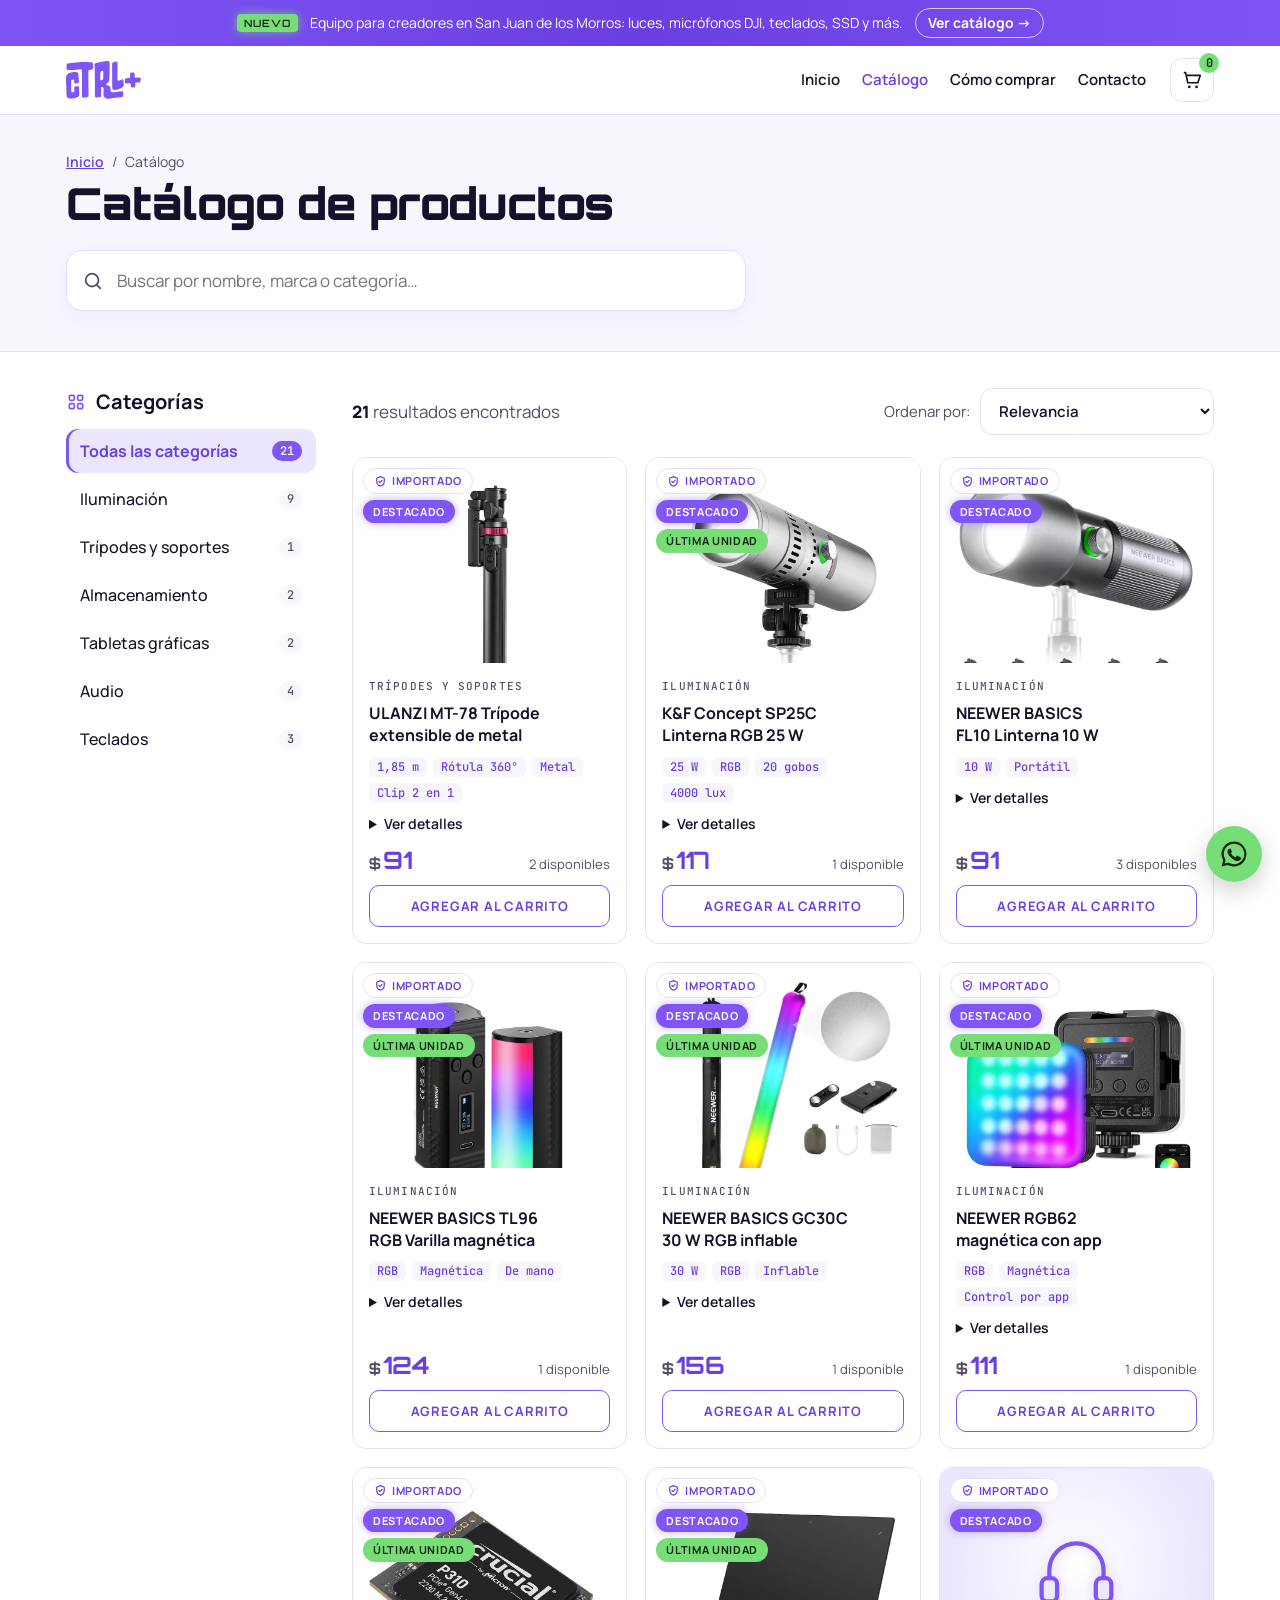
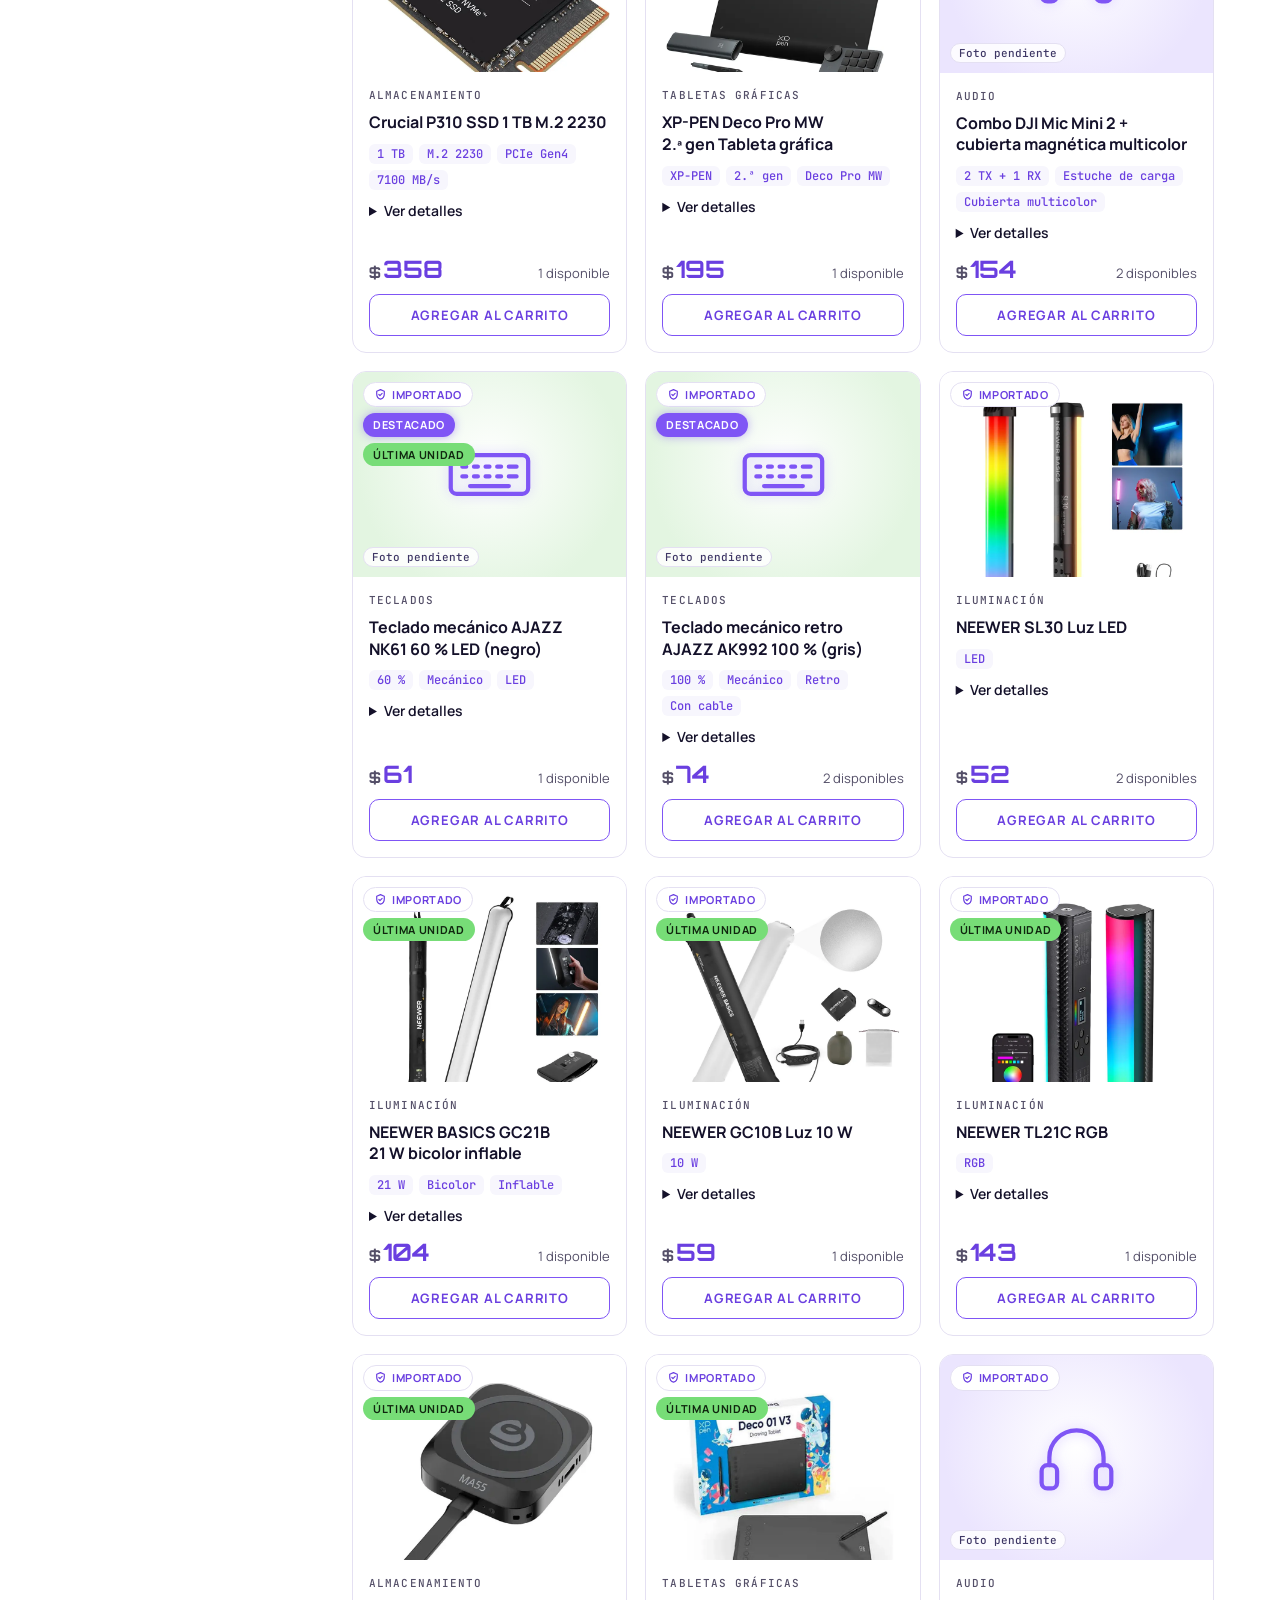
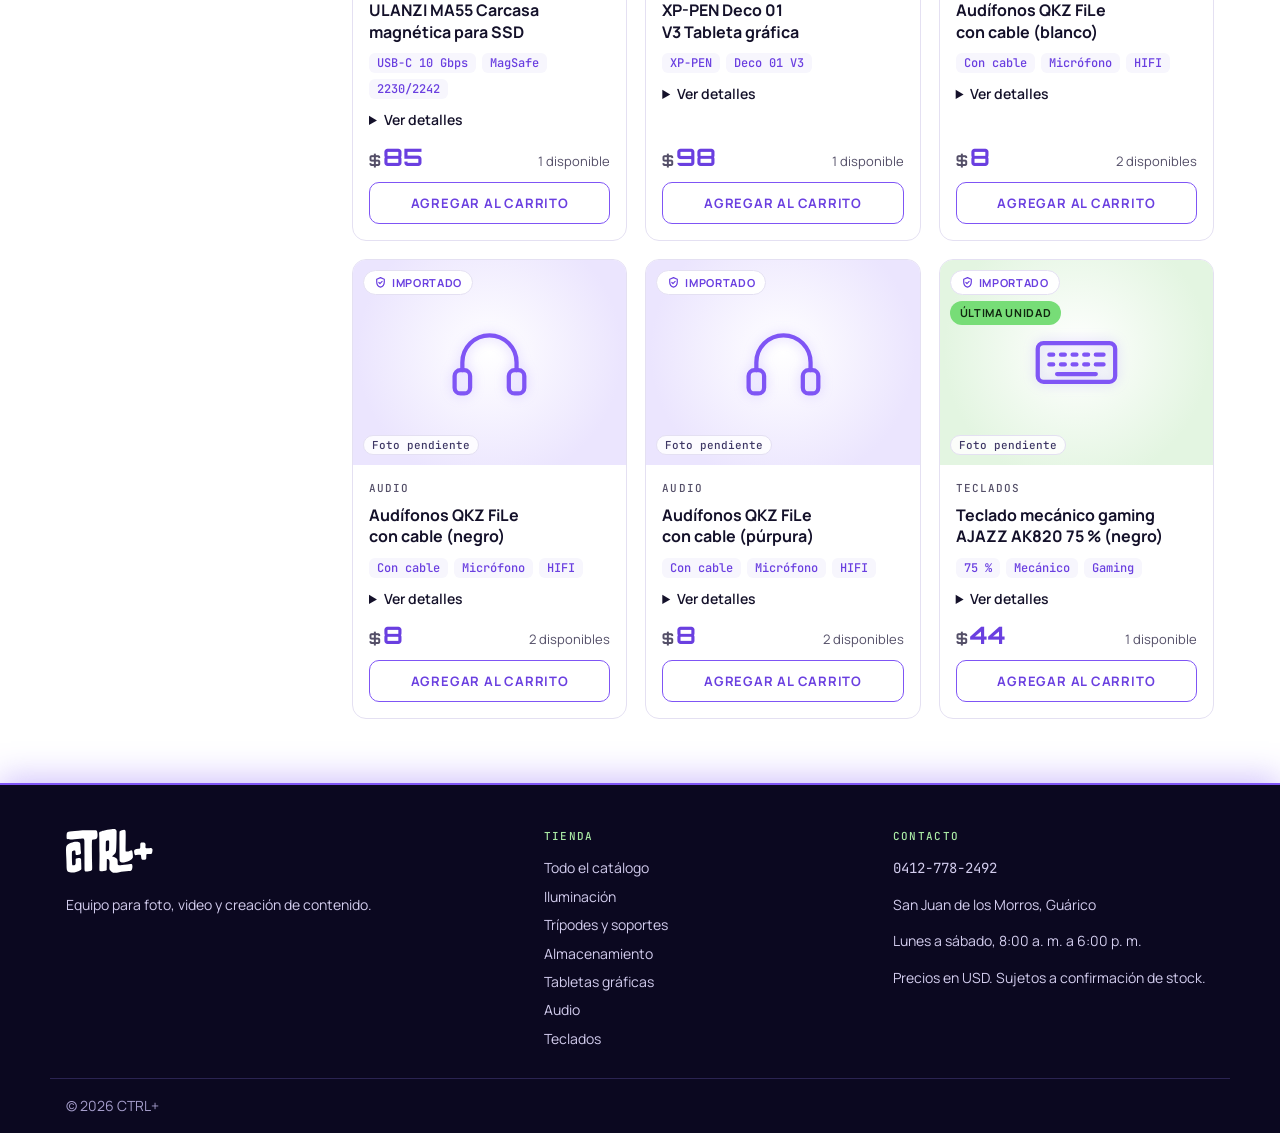
<file: web/catalogo/index.html>
<!doctype html>
<html lang="es-VE">
<head>
<meta charset="utf-8">
<meta name="viewport" content="width=device-width, initial-scale=1, viewport-fit=cover">
<title>Catálogo de productos | CTRL+ San Juan de los Morros</title>
<meta name="description" content="Catálogo completo de CTRL+: 21 productos de iluminación, audio, teclados, trípodes, almacenamiento y tabletas gráficas con precio y stock. Pedidos por WhatsApp, delivery en San Juan de los Morros y envíos nacionales.">
<link rel="canonical" href="https://www.tudominio.com/catalogo/">
<meta name="robots" content="index, follow">
<meta name="theme-color" content="#7f55f5">
<meta property="og:type" content="website">
<meta property="og:locale" content="es_VE">
<meta property="og:site_name" content="CTRL+">
<meta property="og:title" content="Catálogo de productos | CTRL+ San Juan de los Morros">
<meta property="og:description" content="Catálogo completo de CTRL+: 21 productos de iluminación, audio, teclados, trípodes, almacenamiento y tabletas gráficas con precio y stock. Pedidos por WhatsApp, delivery en San Juan de los Morros y envíos nacionales.">
<meta property="og:url" content="https://www.tudominio.com/catalogo/">
<meta property="og:image" content="https://www.tudominio.com/og.png">
<meta property="og:image:width" content="1200">
<meta property="og:image:height" content="630">
<meta property="og:image:alt" content="Logo de CTRL+">
<meta name="twitter:card" content="summary_large_image">
<link rel="icon" href="../favicon.svg" type="image/svg+xml">
<link rel="apple-touch-icon" href="../apple-touch-icon.png">
<link rel="preconnect" href="https://fonts.googleapis.com"><link rel="preconnect" href="https://fonts.gstatic.com" crossorigin><link rel="stylesheet" href="https://fonts.googleapis.com/css2?family=Orbitron:wght@600;800;900&family=Manrope:wght@400;600;700&family=JetBrains+Mono:wght@500&display=swap">
<link rel="stylesheet" href="../styles.css">
<script type="application/ld+json">{"@context": "https://schema.org", "@graph": [{"@type": "BreadcrumbList", "itemListElement": [{"@type": "ListItem", "position": 1, "name": "Inicio", "item": "https://www.tudominio.com/"}, {"@type": "ListItem", "position": 2, "name": "Catálogo", "item": "https://www.tudominio.com/catalogo/"}]}, {"@type": "ItemList", "name": "Catálogo de productos", "numberOfItems": 21, "itemListElement": [{"@type": "ListItem", "position": 1, "item": {"@type": "Product", "name": "ULANZI MT-78 Trípode extensible de metal", "description": "Trípode y selfie stick de metal de 72,83 in con cabeza de bola 360°, clip para teléfono 2 en 1 y doble zapata fría. Compatible con iPhone, Sony y Canon. Ligero para viajes y vlog.", "category": "Trípodes y soportes", "url": "https://www.tudominio.com/catalogo/#ulanzi-mt-78-tripode", "image": "https://www.tudominio.com/img/ulanzi-mt-78-tripode.webp", "offers": {"@type": "Offer", "price": "91.00", "priceCurrency": "USD", "availability": "https://schema.org/InStock", "seller": {"@id": "https://www.tudominio.com/#tienda"}}}}, {"@type": "ListItem", "position": 2, "item": {"@type": "Product", "name": "K&F Concept SP25C Linterna RGB 25 W", "description": "Linterna de fotografía RGB con 20 gobos y 4 colores, proyector con zoom y batería de 9000 mAh. 4000 lux para retrato, video y creación de contenido. Color plata.", "category": "Iluminación", "url": "https://www.tudominio.com/catalogo/#kf-concept-sp25c", "image": "https://www.tudominio.com/img/kf-concept-sp25c.webp", "offers": {"@type": "Offer", "price": "117.00", "priceCurrency": "USD", "availability": "https://schema.org/InStock", "seller": {"@id": "https://www.tudominio.com/#tienda"}}}}, {"@type": "ListItem", "position": 3, "item": {"@type": "Product", "name": "NEEWER BASICS FL10 Linterna 10 W", "description": "Linterna portátil de fotografía de 10 W.", "category": "Iluminación", "url": "https://www.tudominio.com/catalogo/#neewer-fl10", "image": "https://www.tudominio.com/img/neewer-fl10.webp", "offers": {"@type": "Offer", "price": "91.00", "priceCurrency": "USD", "availability": "https://schema.org/InStock", "seller": {"@id": "https://www.tudominio.com/#tienda"}}}}, {"@type": "ListItem", "position": 4, "item": {"@type": "Product", "name": "NEEWER BASICS TL96 RGB Varilla magnética", "description": "Varilla de luz RGB magnética de mano.", "category": "Iluminación", "url": "https://www.tudominio.com/catalogo/#neewer-tl96-rgb", "image": "https://www.tudominio.com/img/neewer-tl96-rgb.webp", "offers": {"@type": "Offer", "price": "124.00", "priceCurrency": "USD", "availability": "https://schema.org/InStock", "seller": {"@id": "https://www.tudominio.com/#tienda"}}}}, {"@type": "ListItem", "position": 5, "item": {"@type": "Product", "name": "NEEWER BASICS GC30C 30 W RGB inflable", "description": "Luz de relleno LED RGB de mano, inflable, de 30 W.", "category": "Iluminación", "url": "https://www.tudominio.com/catalogo/#neewer-gc30c", "image": "https://www.tudominio.com/img/neewer-gc30c.webp", "offers": {"@type": "Offer", "price": "156.00", "priceCurrency": "USD", "availability": "https://schema.org/InStock", "seller": {"@id": "https://www.tudominio.com/#tienda"}}}}, {"@type": "ListItem", "position": 6, "item": {"@type": "Product", "name": "NEEWER SL30 Luz LED", "description": "Luz LED NEEWER SL30.", "category": "Iluminación", "url": "https://www.tudominio.com/catalogo/#neewer-sl30", "image": "https://www.tudominio.com/img/neewer-sl30.webp", "offers": {"@type": "Offer", "price": "52.00", "priceCurrency": "USD", "availability": "https://schema.org/InStock", "seller": {"@id": "https://www.tudominio.com/#tienda"}}}}, {"@type": "ListItem", "position": 7, "item": {"@type": "Product", "name": "NEEWER BASICS GC21B 21 W bicolor inflable", "description": "Luz de relleno LED inflable portátil bicolor de 21 W.", "category": "Iluminación", "url": "https://www.tudominio.com/catalogo/#neewer-gc21b", "image": "https://www.tudominio.com/img/neewer-gc21b.webp", "offers": {"@type": "Offer", "price": "104.00", "priceCurrency": "USD", "availability": "https://schema.org/InStock", "seller": {"@id": "https://www.tudominio.com/#tienda"}}}}, {"@type": "ListItem", "position": 8, "item": {"@type": "Product", "name": "NEEWER GC10B Luz 10 W", "description": "Luz NEEWER GC10B de 10 W.", "category": "Iluminación", "url": "https://www.tudominio.com/catalogo/#neewer-gc10b", "image": "https://www.tudominio.com/img/neewer-gc10b.webp", "offers": {"@type": "Offer", "price": "59.00", "priceCurrency": "USD", "availability": "https://schema.org/InStock", "seller": {"@id": "https://www.tudominio.com/#tienda"}}}}, {"@type": "ListItem", "position": 9, "item": {"@type": "Product", "name": "NEEWER TL21C RGB", "description": "Luz NEEWER TL21C RGB.", "category": "Iluminación", "url": "https://www.tudominio.com/catalogo/#neewer-tl21c-rgb", "image": "https://www.tudominio.com/img/neewer-tl21c-rgb.webp", "offers": {"@type": "Offer", "price": "143.00", "priceCurrency": "USD", "availability": "https://schema.org/InStock", "seller": {"@id": "https://www.tudominio.com/#tienda"}}}}, {"@type": "ListItem", "position": 10, "item": {"@type": "Product", "name": "NEEWER RGB62 magnética con app", "description": "Luz RGB magnética NEEWER RGB62 con control desde app.", "category": "Iluminación", "url": "https://www.tudominio.com/catalogo/#neewer-rgb62", "image": "https://www.tudominio.com/img/neewer-rgb62.webp", "offers": {"@type": "Offer", "price": "111.00", "priceCurrency": "USD", "availability": "https://schema.org/InStock", "seller": {"@id": "https://www.tudominio.com/#tienda"}}}}, {"@type": "ListItem", "position": 11, "item": {"@type": "Product", "name": "Crucial P310 SSD 1 TB M.2 2230", "description": "SSD NVMe PCIe Gen4 de hasta 7.100 MB/s. Ideal para Steam Deck, ASUS ROG Ally, MSI Claw, Mini PC y ultrabooks (CT1000P310SSD2).", "category": "Almacenamiento", "url": "https://www.tudominio.com/catalogo/#crucial-p310-1tb", "image": "https://www.tudominio.com/img/crucial-p310-1tb.webp", "offers": {"@type": "Offer", "price": "358.00", "priceCurrency": "USD", "availability": "https://schema.org/InStock", "seller": {"@id": "https://www.tudominio.com/#tienda"}}}}, {"@type": "ListItem", "position": 12, "item": {"@type": "Product", "name": "ULANZI MA55 Carcasa magnética para SSD", "description": "Carcasa externa M.2 NVMe con MagSafe, USB 3.2 Gen 2 tipo C (10 Gbps). Compatible con SSD 2230/2242 y iPhone 16 y 17.", "category": "Almacenamiento", "url": "https://www.tudominio.com/catalogo/#ulanzi-ma55-carcasa-ssd", "image": "https://www.tudominio.com/img/ulanzi-ma55-carcasa-ssd.webp", "offers": {"@type": "Offer", "price": "85.00", "priceCurrency": "USD", "availability": "https://schema.org/InStock", "seller": {"@id": "https://www.tudominio.com/#tienda"}}}}, {"@type": "ListItem", "position": 13, "item": {"@type": "Product", "name": "XP-PEN Deco 01 V3 Tableta gráfica", "description": "Tableta digitalizadora XP-PEN Deco 01 V3.", "category": "Tabletas gráficas", "url": "https://www.tudominio.com/catalogo/#xp-pen-deco-01-v3", "image": "https://www.tudominio.com/img/xp-pen-deco-01-v3.webp", "offers": {"@type": "Offer", "price": "98.00", "priceCurrency": "USD", "availability": "https://schema.org/InStock", "seller": {"@id": "https://www.tudominio.com/#tienda"}}}}, {"@type": "ListItem", "position": 14, "item": {"@type": "Product", "name": "XP-PEN Deco Pro MW 2.ª gen Tableta gráfica", "description": "Tableta digitalizadora XP-PEN Deco Pro MW de segunda generación (MTO962B).", "category": "Tabletas gráficas", "url": "https://www.tudominio.com/catalogo/#xp-pen-deco-pro-mw-2", "image": "https://www.tudominio.com/img/xp-pen-deco-pro-mw-2.webp", "offers": {"@type": "Offer", "price": "195.00", "priceCurrency": "USD", "availability": "https://schema.org/InStock", "seller": {"@id": "https://www.tudominio.com/#tienda"}}}}, {"@type": "ListItem", "position": 15, "item": {"@type": "Product", "name": "Combo DJI Mic Mini 2 + cubierta magnética multicolor", "description": "Combo: micrófono inalámbrico DJI Mic Mini 2 (2 transmisores, 1 receptor y estuche de carga) más el kit de cubierta frontal magnética multicolor para cambiarle el color. Se vende solo en combo.", "category": "Audio", "url": "https://www.tudominio.com/catalogo/#combo-dji-mic-mini-2-cubierta", "offers": {"@type": "Offer", "price": "154.00", "priceCurrency": "USD", "availability": "https://schema.org/InStock", "seller": {"@id": "https://www.tudominio.com/#tienda"}}}}, {"@type": "ListItem", "position": 16, "item": {"@type": "Product", "name": "Audífonos QKZ FiLe con cable (blanco)", "description": "Audífonos originales QKZ FiLe con cable y micrófono, subwoofer HIFI y cancelación de ruido. Para juegos, deporte, música y monitoreo. Color blanco.", "category": "Audio", "url": "https://www.tudominio.com/catalogo/#qkz-file-blanco", "offers": {"@type": "Offer", "price": "8.00", "priceCurrency": "USD", "availability": "https://schema.org/InStock", "seller": {"@id": "https://www.tudominio.com/#tienda"}}}}, {"@type": "ListItem", "position": 17, "item": {"@type": "Product", "name": "Audífonos QKZ FiLe con cable (negro)", "description": "Audífonos originales QKZ FiLe con cable y micrófono, subwoofer HIFI y cancelación de ruido. Para juegos, deporte, música y monitoreo. Color negro.", "category": "Audio", "url": "https://www.tudominio.com/catalogo/#qkz-file-negro", "offers": {"@type": "Offer", "price": "8.00", "priceCurrency": "USD", "availability": "https://schema.org/InStock", "seller": {"@id": "https://www.tudominio.com/#tienda"}}}}, {"@type": "ListItem", "position": 18, "item": {"@type": "Product", "name": "Audífonos QKZ FiLe con cable (púrpura)", "description": "Audífonos originales QKZ FiLe con cable y micrófono, subwoofer HIFI y cancelación de ruido. Para juegos, deporte, música y monitoreo. Color púrpura.", "category": "Audio", "url": "https://www.tudominio.com/catalogo/#qkz-file-purpura", "offers": {"@type": "Offer", "price": "8.00", "priceCurrency": "USD", "availability": "https://schema.org/InStock", "seller": {"@id": "https://www.tudominio.com/#tienda"}}}}, {"@type": "ListItem", "position": 19, "item": {"@type": "Product", "name": "Teclado mecánico AJAZZ NK61 60 % LED (negro)", "description": "Teclado mecánico compacto AJAZZ NK61 al 60 % con iluminación LED. Color negro.", "category": "Teclados", "url": "https://www.tudominio.com/catalogo/#ajazz-nk61", "offers": {"@type": "Offer", "price": "61.00", "priceCurrency": "USD", "availability": "https://schema.org/InStock", "seller": {"@id": "https://www.tudominio.com/#tienda"}}}}, {"@type": "ListItem", "position": 20, "item": {"@type": "Product", "name": "Teclado mecánico gaming AJAZZ AK820 75 % (negro)", "description": "Teclado mecánico gaming AJAZZ AK820 en formato 75 %. Color negro.", "category": "Teclados", "url": "https://www.tudominio.com/catalogo/#ajazz-ak820", "offers": {"@type": "Offer", "price": "44.00", "priceCurrency": "USD", "availability": "https://schema.org/InStock", "seller": {"@id": "https://www.tudominio.com/#tienda"}}}}, {"@type": "ListItem", "position": 21, "item": {"@type": "Product", "name": "Teclado mecánico retro AJAZZ AK992 100 % (gris)", "description": "Teclado mecánico retro AJAZZ AK992 de tamaño completo (100 %), con cable. Color gris.", "category": "Teclados", "url": "https://www.tudominio.com/catalogo/#ajazz-ak992", "offers": {"@type": "Offer", "price": "74.00", "priceCurrency": "USD", "availability": "https://schema.org/InStock", "seller": {"@id": "https://www.tudominio.com/#tienda"}}}}]}]}</script>
</head>
<body>
<a class="skip" href="#catalog-grid">Saltar a los productos</a>
<div class="promo" id="promo" aria-label="Novedades"><div class="wrap promo-in">
  <p class="promo-item is-on"><span class="promo-tag">Nuevo</span><span>Equipo para creadores en San Juan de los Morros: luces, micrófonos DJI, teclados, SSD y más.</span><a class="promo-cta" href="../catalogo/">Ver catálogo</a></p>
  <p class="promo-item"><span class="promo-tag">Asesoría</span><span>¿No sabes qué luz elegir? Te asesoramos sin compromiso.</span><a class="promo-cta" href="https://wa.me/584127782492?text=Hola%2C%20quiero%20asesor%C3%ADa%20para%20elegir%20un%20equipo" target="_blank" rel="noopener">Pedir asesoría</a></p>
  <p class="promo-item"><span class="promo-tag">Stock</span><span>Unidades limitadas: varios productos tienen solo 1 disponible.</span><a class="promo-cta" href="../catalogo/?orden=stock">Ver disponibles</a></p>
  <p class="promo-item"><span class="promo-tag">Envíos</span><span>Delivery en San Juan de los Morros y envíos a toda Venezuela por Zoom, MRW y Tealca.</span><a class="promo-cta" href="https://wa.me/584127782492?text=Hola%2C%20quiero%20hacer%20un%20pedido" target="_blank" rel="noopener">Pedir por WhatsApp</a></p>
</div></div>
<header class="top"><div class="wrap top-in">
  <a class="logo" href="../" aria-label="CTRL+, inicio"><svg class="logo-svg" viewBox="0 0 644 327" aria-hidden="true" focusable="false"><path fill="currentColor" d="M350.6 324.5C342.8 321.7 328.5 309.7 325.1 303C322.1 297.3 321.9 293.4 323 269.1C324.1 244.5 323.6 237.8 320.2 231.1C317.7 226.3 312.7 223 307.9 223C305.7 223 303.9 223.1 303.8 223.2C303.7 223.4 303.4 241.8 303.1 264.2L302.5 304.8L300.1 307.4C298.4 309.2 296.6 310 294.4 310C292.7 310 286.1 310.9 279.9 312C266.4 314.3 258.2 314.5 253.5 312.6C247.6 310.1 247.5 309.5 248.7 249.2C249.3 218.1 249.4 186.7 249 174.5C248.5 162.9 248.1 134.4 248.1 111C248.1 87.6 247.5 59.3 246.8 48.2C245.8 30.6 245.8 27.5 247.1 25.2C249.1 21.5 253.8 19.1 261.2 17.9C264.6 17.4 272.2 15.4 278 13.6C296.3 7.7 318.9 3.2 338 1.6C362.5 -0.5 369.2 1.1 373.8 10L376.1 14.5L375.7 62C375.4 88.1 374.5 123 373.5 139.5C371.4 178.3 371.2 178.8 350.9 195.1C346 199.1 342 202.7 342 203C342 203.8 349.4 207.1 355.5 209C362.6 211.2 374.9 218.1 377.9 221.6C382.5 226.8 384 233.4 384 248.1C384 255.1 384.4 262 385 263.4C386.9 268.4 390.8 269.3 408 268.7C416.5 268.4 429.8 267.3 437.5 266.1C470.5 261.4 486.9 260 489.6 261.8C492 263.4 493.2 267.6 493.7 276.3C494.3 287.1 493 295.5 489.4 302.8C485.8 310.2 483.7 311.1 465.6 312.1C442.5 313.5 412.4 317.5 395 321.6C386.8 323.6 367.3 326 360 325.9C357 325.9 352.8 325.3 350.6 324.5ZM37.5 322.5C25.4 320 15.7 317.2 13.1 315.2C6.1 310.2 4.1 298.7 4 264.5C4 253.5 3.1 229.2 2 210.5C-0.9 160.6 -0.5 139 3.6 126.7C6.9 116.9 19.6 107.5 37.5 101.6C48.1 98.2 64.9 94.9 75 94.3C87.5 93.6 95 95.3 100.4 100C106.3 105.3 107.1 108.9 108.1 134.3C108.6 146.8 109.5 159.9 110.1 163.3C113.9 185 112.2 187.9 93.4 191.5C82.5 193.6 76.8 193.4 73.8 191C71.4 189.2 71.3 188.4 70.8 176.7C70 159.7 68.8 158 59.4 160C50.4 161.9 46.3 163.9 45 166.9C42.5 173 44.4 263.1 47.2 268.4C48.1 270 49 270.2 54.8 269.7C58.5 269.3 63.4 268 65.9 266.8C71.7 263.9 72.1 262.3 71.7 239.4C71.6 226.8 71.8 221.9 72.8 220.8C74.4 218.8 98.3 215.5 104 216.5C106.2 216.9 109 218 110.2 219C112.5 220.8 112.5 221.2 113.3 255.7C113.7 274.8 114.2 292.5 114.3 294.9C114.4 298.8 114 299.6 110.7 302.5C105.1 307.4 89.9 314.4 75 319C59.4 323.8 49 324.8 37.5 322.5ZM144 315.8C142.6 315.1 140.6 312.7 139.5 310.5C137.5 306.6 137.5 304.4 137.4 196.5C137.3 96.1 137.2 86 135.6 80.5C133.5 73 130.8 70 126.2 70C124.4 70 114.2 71.1 103.7 72.5C46.7 79.7 11.4 80.1 5.9 73.3C3.7 70.7 4 39.3 6.3 31.6C8.8 23.6 11.2 21.5 19.3 20.1C29.2 18.4 56.7 15.4 90 12.4C120 9.7 146.1 9.1 204.7 9.8C224.7 10 224.9 10 227.9 12.6C231.7 15.8 232.6 19.2 234 35.8C235.3 50.7 234.3 60.5 231 67.1C227.7 73.6 220.9 76.6 207.7 77.5C195.6 78.4 195.3 78.5 193.8 82.7C192.1 87.5 192.1 181.3 193.8 253C195.1 308.7 195.6 305.4 185.9 310.3C176.8 314.9 149.3 318.6 144 315.8ZM409.6 247.5C404.4 245.7 400.5 241.7 399 236.7C397.4 231.4 396.5 25.5 398.1 20.4C399.5 15.8 402.4 13.8 414.1 9.2C431.1 2.5 438.4 3.4 442.1 12.5C443.9 17.1 444.2 39.1 443.2 104C442.5 154.5 442.6 163.9 443.8 165.9C445.2 168.2 445.5 168.3 454.5 167.7C462.9 167.2 464.5 166.8 472.7 162.6C488.8 154.4 492.5 156.5 494.9 174.7C497.1 190.9 498 207.5 496.9 211.6C495.2 218.1 482.5 229.6 470.9 235.2C448 246.4 421.4 251.7 409.6 247.5ZM564.3 226C562.5 224.9 560.8 223 560.5 221.8C560 219.7 557 197.5 557 195.8C557 195.4 556.3 194.4 555.4 193.6C553.3 191.4 537.4 191.4 526 193.6C515.3 195.6 512.7 194.8 510 188.7C507.7 183.5 505.6 167.3 506.4 161.5C507.8 152.6 513.8 149.7 537.8 146.6C552.3 144.7 552 145.2 552 125.4C552 102.5 553.7 100 569.7 100C588.8 100 593.1 105.1 591.1 125.3C590 137.1 590.7 140.1 595 142.2C599.2 144.3 603.4 144.4 619.8 142.8C631.2 141.7 632.3 141.7 635.6 143.5C637.5 144.5 640 146.9 641.2 148.8C643 151.8 643.2 153.1 642.6 160.8C641.8 170.8 638.8 180.9 635.8 183.6C634 185.3 632 185.5 618.6 185.5C600.5 185.6 600.6 185.6 598.6 187.6C597.3 188.9 597 191.9 597 204.3C597 221.3 596.4 223.6 591 226.2C585.8 228.9 568.7 228.7 564.3 226ZM312.7 162.5C315.5 161.2 318.4 159.2 319.1 157.9C319.9 156.2 320.4 145.8 320.7 121.5C321.3 81.9 321.9 84.3 311.6 85.3C303 86.1 298.6 88.1 297.2 91.6C296.5 93.4 296 107.2 295.7 128.8C295.2 168 295 166.7 302.9 165.5C305.4 165.2 309.8 163.8 312.7 162.5Z"/></svg></a>
  <nav aria-label="Principal"><a href="../">Inicio</a><a href="../catalogo/" aria-current="page">Catálogo</a><a href="../#como-comprar">Cómo comprar</a><a href="../#contacto">Contacto</a></nav>
  <button class="cart-btn" type="button" id="open-cart" aria-label="Abrir carrito"><svg viewBox="0 0 24 24" aria-hidden="true"><path d="M3 4h2l2.4 11h11L21 7H6.2" fill="none" stroke="currentColor" stroke-width="1.8" stroke-linejoin="round"/><circle cx="9" cy="19.5" r="1.5" fill="currentColor"/><circle cx="17" cy="19.5" r="1.5" fill="currentColor"/></svg><span class="count" id="cart-count">0</span></button>
</div></header>

<main id="inicio">
<section class="page-head"><div class="wrap">
  <nav class="crumbs" aria-label="Ruta"><a href="../">Inicio</a><span aria-hidden="true">/</span><span aria-current="page">Catálogo</span></nav>
  <h1>Catálogo de productos</h1>
  <label class="search-xl" for="q"><span class="sr">Buscar producto</span><svg viewBox="0 0 24 24" aria-hidden="true"><circle cx="11" cy="11" r="7"/><path d="m20 20-4-4"/></svg><input id="q" type="search" placeholder="Buscar por nombre, marca o categoría…" maxlength="60" autocomplete="off"></label>
</div></section>

<div class="wrap cat-layout">
  <aside class="cat-side" aria-labelledby="h-side">
    <button type="button" class="cat-toggle" id="cat-toggle" aria-expanded="false" aria-controls="cat-list"><svg viewBox="0 0 24 24" aria-hidden="true"><rect x="4" y="4" width="6" height="6" rx="1.5"/><rect x="14" y="4" width="6" height="6" rx="1.5"/><rect x="4" y="14" width="6" height="6" rx="1.5"/><rect x="14" y="14" width="6" height="6" rx="1.5"/></svg><span>Categorías: <strong id="cat-current">Todas</strong></span></button>
    <h2 id="h-side"><svg viewBox="0 0 24 24" aria-hidden="true"><rect x="4" y="4" width="6" height="6" rx="1.5"/><rect x="14" y="4" width="6" height="6" rx="1.5"/><rect x="4" y="14" width="6" height="6" rx="1.5"/><rect x="14" y="14" width="6" height="6" rx="1.5"/></svg>Categorías</h2>
    <ul class="cat-list" id="cat-list"><li><button type="button" class="cat-link is-on" data-f="all" aria-pressed="true">Todas las categorías<span>21</span></button></li><li><button type="button" class="cat-link" data-f="iluminacion" aria-pressed="false">Iluminación<span>9</span></button></li><li><button type="button" class="cat-link" data-f="tripodes" aria-pressed="false">Trípodes y soportes<span>1</span></button></li><li><button type="button" class="cat-link" data-f="almacenamiento" aria-pressed="false">Almacenamiento<span>2</span></button></li><li><button type="button" class="cat-link" data-f="tabletas" aria-pressed="false">Tabletas gráficas<span>2</span></button></li><li><button type="button" class="cat-link" data-f="audio" aria-pressed="false">Audio<span>4</span></button></li><li><button type="button" class="cat-link" data-f="teclados" aria-pressed="false">Teclados<span>3</span></button></li></ul>
  </aside>
  <section class="cat-main" aria-labelledby="h-results">
    <div class="toolbar">
      <p id="h-results" class="results" aria-live="polite"><strong id="n-results">21</strong> <span id="t-results">resultados encontrados</span></p>
      <label class="sort" for="sort">Ordenar por:<select id="sort">
        <option value="relevancia">Relevancia</option>
        <option value="precio-asc">Precio: menor a mayor</option>
        <option value="precio-desc">Precio: mayor a menor</option>
        <option value="nombre">Nombre: A a Z</option>
        <option value="stock">Más unidades disponibles</option>
      </select></label>
    </div>
    <div class="grid" id="catalog-grid"><article class="card" id="ulanzi-mt-78-tripode" data-cat="tripodes" data-name="ulanzi mt-78 trípode extensible de metal trípodes y soportes 1,85 m rótula 360° metal clip 2 en 1" data-price="91" data-stock="2" data-feat="1" data-order="0">
  <div class="thumb thumb-tripodes has-img"><div class="badges"><span class="badge b-imp"><svg viewBox="0 0 24 24" aria-hidden="true"><path d="M12 3 5 6v5c0 4.4 3 8.3 7 9.5 4-1.2 7-5.1 7-9.5V6z"/><path d="m9 12 2 2 4-4"/></svg>Importado</span><span class="badge b-dest">Destacado</span></div><img src="../img/ulanzi-mt-78-tripode.webp" alt="ULANZI MT-78 Trípode extensible de metal" width="800" height="800" loading="lazy" decoding="async"></div>
  <div class="card-body">
    <p class="card-cat">Trípodes y soportes</p>
    <h3>ULANZI MT-78 Trípode extensible de metal</h3>
    <ul class="specs"><li>1,85 m</li><li>Rótula 360°</li><li>Metal</li><li>Clip 2 en 1</li></ul>
    <details><summary>Ver detalles</summary><p>Trípode y selfie stick de metal de 72,83 in con cabeza de bola 360°, clip para teléfono 2 en 1 y doble zapata fría. Compatible con iPhone, Sony y Canon. Ligero para viajes y vlog.</p></details>
    <div class="card-foot">
      <p class="price"><span>$</span>91</p>
      <p class="stock">2 disponibles</p>
    </div>
    <button class="add" type="button" data-slug="ulanzi-mt-78-tripode">Agregar al carrito</button>
  </div>
</article>
<article class="card" id="kf-concept-sp25c" data-cat="iluminacion" data-name="k&amp;f concept sp25c linterna rgb 25 w iluminación 25 w rgb 20 gobos 4000 lux" data-price="117" data-stock="1" data-feat="1" data-order="1">
  <div class="thumb thumb-iluminacion has-img"><div class="badges"><span class="badge b-imp"><svg viewBox="0 0 24 24" aria-hidden="true"><path d="M12 3 5 6v5c0 4.4 3 8.3 7 9.5 4-1.2 7-5.1 7-9.5V6z"/><path d="m9 12 2 2 4-4"/></svg>Importado</span><span class="badge b-dest">Destacado</span><span class="badge b-last">Última unidad</span></div><img src="../img/kf-concept-sp25c.webp" alt="K&amp;F Concept SP25C Linterna RGB 25 W" width="800" height="800" loading="lazy" decoding="async"></div>
  <div class="card-body">
    <p class="card-cat">Iluminación</p>
    <h3>K&amp;F Concept SP25C Linterna RGB 25 W</h3>
    <ul class="specs"><li>25 W</li><li>RGB</li><li>20 gobos</li><li>4000 lux</li></ul>
    <details><summary>Ver detalles</summary><p>Linterna de fotografía RGB con 20 gobos y 4 colores, proyector con zoom y batería de 9000 mAh. 4000 lux para retrato, video y creación de contenido. Color plata.</p></details>
    <div class="card-foot">
      <p class="price"><span>$</span>117</p>
      <p class="stock">1 disponible</p>
    </div>
    <button class="add" type="button" data-slug="kf-concept-sp25c">Agregar al carrito</button>
  </div>
</article>
<article class="card" id="neewer-fl10" data-cat="iluminacion" data-name="neewer basics fl10 linterna 10 w iluminación 10 w portátil" data-price="91" data-stock="3" data-feat="1" data-order="2">
  <div class="thumb thumb-iluminacion has-img"><div class="badges"><span class="badge b-imp"><svg viewBox="0 0 24 24" aria-hidden="true"><path d="M12 3 5 6v5c0 4.4 3 8.3 7 9.5 4-1.2 7-5.1 7-9.5V6z"/><path d="m9 12 2 2 4-4"/></svg>Importado</span><span class="badge b-dest">Destacado</span></div><img src="../img/neewer-fl10.webp" alt="NEEWER BASICS FL10 Linterna 10 W" width="800" height="800" loading="lazy" decoding="async"></div>
  <div class="card-body">
    <p class="card-cat">Iluminación</p>
    <h3>NEEWER BASICS FL10 Linterna 10 W</h3>
    <ul class="specs"><li>10 W</li><li>Portátil</li></ul>
    <details><summary>Ver detalles</summary><p>Linterna portátil de fotografía de 10 W.</p></details>
    <div class="card-foot">
      <p class="price"><span>$</span>91</p>
      <p class="stock">3 disponibles</p>
    </div>
    <button class="add" type="button" data-slug="neewer-fl10">Agregar al carrito</button>
  </div>
</article>
<article class="card" id="neewer-tl96-rgb" data-cat="iluminacion" data-name="neewer basics tl96 rgb varilla magnética iluminación rgb magnética de mano" data-price="124" data-stock="1" data-feat="1" data-order="3">
  <div class="thumb thumb-iluminacion has-img"><div class="badges"><span class="badge b-imp"><svg viewBox="0 0 24 24" aria-hidden="true"><path d="M12 3 5 6v5c0 4.4 3 8.3 7 9.5 4-1.2 7-5.1 7-9.5V6z"/><path d="m9 12 2 2 4-4"/></svg>Importado</span><span class="badge b-dest">Destacado</span><span class="badge b-last">Última unidad</span></div><img src="../img/neewer-tl96-rgb.webp" alt="NEEWER BASICS TL96 RGB Varilla magnética" width="800" height="800" loading="lazy" decoding="async"></div>
  <div class="card-body">
    <p class="card-cat">Iluminación</p>
    <h3>NEEWER BASICS TL96 RGB Varilla magnética</h3>
    <ul class="specs"><li>RGB</li><li>Magnética</li><li>De mano</li></ul>
    <details><summary>Ver detalles</summary><p>Varilla de luz RGB magnética de mano.</p></details>
    <div class="card-foot">
      <p class="price"><span>$</span>124</p>
      <p class="stock">1 disponible</p>
    </div>
    <button class="add" type="button" data-slug="neewer-tl96-rgb">Agregar al carrito</button>
  </div>
</article>
<article class="card" id="neewer-gc30c" data-cat="iluminacion" data-name="neewer basics gc30c 30 w rgb inflable iluminación 30 w rgb inflable" data-price="156" data-stock="1" data-feat="1" data-order="4">
  <div class="thumb thumb-iluminacion has-img"><div class="badges"><span class="badge b-imp"><svg viewBox="0 0 24 24" aria-hidden="true"><path d="M12 3 5 6v5c0 4.4 3 8.3 7 9.5 4-1.2 7-5.1 7-9.5V6z"/><path d="m9 12 2 2 4-4"/></svg>Importado</span><span class="badge b-dest">Destacado</span><span class="badge b-last">Última unidad</span></div><img src="../img/neewer-gc30c.webp" alt="NEEWER BASICS GC30C 30 W RGB inflable" width="800" height="800" loading="lazy" decoding="async"></div>
  <div class="card-body">
    <p class="card-cat">Iluminación</p>
    <h3>NEEWER BASICS GC30C 30 W RGB inflable</h3>
    <ul class="specs"><li>30 W</li><li>RGB</li><li>Inflable</li></ul>
    <details><summary>Ver detalles</summary><p>Luz de relleno LED RGB de mano, inflable, de 30 W.</p></details>
    <div class="card-foot">
      <p class="price"><span>$</span>156</p>
      <p class="stock">1 disponible</p>
    </div>
    <button class="add" type="button" data-slug="neewer-gc30c">Agregar al carrito</button>
  </div>
</article>
<article class="card" id="neewer-sl30" data-cat="iluminacion" data-name="neewer sl30 luz led iluminación led" data-price="52" data-stock="2" data-feat="0" data-order="5">
  <div class="thumb thumb-iluminacion has-img"><div class="badges"><span class="badge b-imp"><svg viewBox="0 0 24 24" aria-hidden="true"><path d="M12 3 5 6v5c0 4.4 3 8.3 7 9.5 4-1.2 7-5.1 7-9.5V6z"/><path d="m9 12 2 2 4-4"/></svg>Importado</span></div><img src="../img/neewer-sl30.webp" alt="NEEWER SL30 Luz LED" width="800" height="800" loading="lazy" decoding="async"></div>
  <div class="card-body">
    <p class="card-cat">Iluminación</p>
    <h3>NEEWER SL30 Luz LED</h3>
    <ul class="specs"><li>LED</li></ul>
    <details><summary>Ver detalles</summary><p>Luz LED NEEWER SL30.</p></details>
    <div class="card-foot">
      <p class="price"><span>$</span>52</p>
      <p class="stock">2 disponibles</p>
    </div>
    <button class="add" type="button" data-slug="neewer-sl30">Agregar al carrito</button>
  </div>
</article>
<article class="card" id="neewer-gc21b" data-cat="iluminacion" data-name="neewer basics gc21b 21 w bicolor inflable iluminación 21 w bicolor inflable" data-price="104" data-stock="1" data-feat="0" data-order="6">
  <div class="thumb thumb-iluminacion has-img"><div class="badges"><span class="badge b-imp"><svg viewBox="0 0 24 24" aria-hidden="true"><path d="M12 3 5 6v5c0 4.4 3 8.3 7 9.5 4-1.2 7-5.1 7-9.5V6z"/><path d="m9 12 2 2 4-4"/></svg>Importado</span><span class="badge b-last">Última unidad</span></div><img src="../img/neewer-gc21b.webp" alt="NEEWER BASICS GC21B 21 W bicolor inflable" width="800" height="800" loading="lazy" decoding="async"></div>
  <div class="card-body">
    <p class="card-cat">Iluminación</p>
    <h3>NEEWER BASICS GC21B 21 W bicolor inflable</h3>
    <ul class="specs"><li>21 W</li><li>Bicolor</li><li>Inflable</li></ul>
    <details><summary>Ver detalles</summary><p>Luz de relleno LED inflable portátil bicolor de 21 W.</p></details>
    <div class="card-foot">
      <p class="price"><span>$</span>104</p>
      <p class="stock">1 disponible</p>
    </div>
    <button class="add" type="button" data-slug="neewer-gc21b">Agregar al carrito</button>
  </div>
</article>
<article class="card" id="neewer-gc10b" data-cat="iluminacion" data-name="neewer gc10b luz 10 w iluminación 10 w" data-price="59" data-stock="1" data-feat="0" data-order="7">
  <div class="thumb thumb-iluminacion has-img"><div class="badges"><span class="badge b-imp"><svg viewBox="0 0 24 24" aria-hidden="true"><path d="M12 3 5 6v5c0 4.4 3 8.3 7 9.5 4-1.2 7-5.1 7-9.5V6z"/><path d="m9 12 2 2 4-4"/></svg>Importado</span><span class="badge b-last">Última unidad</span></div><img src="../img/neewer-gc10b.webp" alt="NEEWER GC10B Luz 10 W" width="800" height="800" loading="lazy" decoding="async"></div>
  <div class="card-body">
    <p class="card-cat">Iluminación</p>
    <h3>NEEWER GC10B Luz 10 W</h3>
    <ul class="specs"><li>10 W</li></ul>
    <details><summary>Ver detalles</summary><p>Luz NEEWER GC10B de 10 W.</p></details>
    <div class="card-foot">
      <p class="price"><span>$</span>59</p>
      <p class="stock">1 disponible</p>
    </div>
    <button class="add" type="button" data-slug="neewer-gc10b">Agregar al carrito</button>
  </div>
</article>
<article class="card" id="neewer-tl21c-rgb" data-cat="iluminacion" data-name="neewer tl21c rgb iluminación rgb" data-price="143" data-stock="1" data-feat="0" data-order="8">
  <div class="thumb thumb-iluminacion has-img"><div class="badges"><span class="badge b-imp"><svg viewBox="0 0 24 24" aria-hidden="true"><path d="M12 3 5 6v5c0 4.4 3 8.3 7 9.5 4-1.2 7-5.1 7-9.5V6z"/><path d="m9 12 2 2 4-4"/></svg>Importado</span><span class="badge b-last">Última unidad</span></div><img src="../img/neewer-tl21c-rgb.webp" alt="NEEWER TL21C RGB" width="800" height="800" loading="lazy" decoding="async"></div>
  <div class="card-body">
    <p class="card-cat">Iluminación</p>
    <h3>NEEWER TL21C RGB</h3>
    <ul class="specs"><li>RGB</li></ul>
    <details><summary>Ver detalles</summary><p>Luz NEEWER TL21C RGB.</p></details>
    <div class="card-foot">
      <p class="price"><span>$</span>143</p>
      <p class="stock">1 disponible</p>
    </div>
    <button class="add" type="button" data-slug="neewer-tl21c-rgb">Agregar al carrito</button>
  </div>
</article>
<article class="card" id="neewer-rgb62" data-cat="iluminacion" data-name="neewer rgb62 magnética con app iluminación rgb magnética control por app" data-price="111" data-stock="1" data-feat="1" data-order="9">
  <div class="thumb thumb-iluminacion has-img"><div class="badges"><span class="badge b-imp"><svg viewBox="0 0 24 24" aria-hidden="true"><path d="M12 3 5 6v5c0 4.4 3 8.3 7 9.5 4-1.2 7-5.1 7-9.5V6z"/><path d="m9 12 2 2 4-4"/></svg>Importado</span><span class="badge b-dest">Destacado</span><span class="badge b-last">Última unidad</span></div><img src="../img/neewer-rgb62.webp" alt="NEEWER RGB62 magnética con app" width="800" height="800" loading="lazy" decoding="async"></div>
  <div class="card-body">
    <p class="card-cat">Iluminación</p>
    <h3>NEEWER RGB62 magnética con app</h3>
    <ul class="specs"><li>RGB</li><li>Magnética</li><li>Control por app</li></ul>
    <details><summary>Ver detalles</summary><p>Luz RGB magnética NEEWER RGB62 con control desde app.</p></details>
    <div class="card-foot">
      <p class="price"><span>$</span>111</p>
      <p class="stock">1 disponible</p>
    </div>
    <button class="add" type="button" data-slug="neewer-rgb62">Agregar al carrito</button>
  </div>
</article>
<article class="card" id="crucial-p310-1tb" data-cat="almacenamiento" data-name="crucial p310 ssd 1 tb m.2 2230 almacenamiento 1 tb m.2 2230 pcie gen4 7100 mb/s" data-price="358" data-stock="1" data-feat="1" data-order="10">
  <div class="thumb thumb-almacenamiento has-img"><div class="badges"><span class="badge b-imp"><svg viewBox="0 0 24 24" aria-hidden="true"><path d="M12 3 5 6v5c0 4.4 3 8.3 7 9.5 4-1.2 7-5.1 7-9.5V6z"/><path d="m9 12 2 2 4-4"/></svg>Importado</span><span class="badge b-dest">Destacado</span><span class="badge b-last">Última unidad</span></div><img src="../img/crucial-p310-1tb.webp" alt="Crucial P310 SSD 1 TB M.2 2230" width="800" height="800" loading="lazy" decoding="async"></div>
  <div class="card-body">
    <p class="card-cat">Almacenamiento</p>
    <h3>Crucial P310 SSD 1 TB M.2 2230</h3>
    <ul class="specs"><li>1 TB</li><li>M.2 2230</li><li>PCIe Gen4</li><li>7100 MB/s</li></ul>
    <details><summary>Ver detalles</summary><p>SSD NVMe PCIe Gen4 de hasta 7.100 MB/s. Ideal para Steam Deck, ASUS ROG Ally, MSI Claw, Mini PC y ultrabooks (CT1000P310SSD2).</p></details>
    <div class="card-foot">
      <p class="price"><span>$</span>358</p>
      <p class="stock">1 disponible</p>
    </div>
    <button class="add" type="button" data-slug="crucial-p310-1tb">Agregar al carrito</button>
  </div>
</article>
<article class="card" id="ulanzi-ma55-carcasa-ssd" data-cat="almacenamiento" data-name="ulanzi ma55 carcasa magnética para ssd almacenamiento usb-c 10 gbps magsafe 2230/2242" data-price="85" data-stock="1" data-feat="0" data-order="11">
  <div class="thumb thumb-almacenamiento has-img"><div class="badges"><span class="badge b-imp"><svg viewBox="0 0 24 24" aria-hidden="true"><path d="M12 3 5 6v5c0 4.4 3 8.3 7 9.5 4-1.2 7-5.1 7-9.5V6z"/><path d="m9 12 2 2 4-4"/></svg>Importado</span><span class="badge b-last">Última unidad</span></div><img src="../img/ulanzi-ma55-carcasa-ssd.webp" alt="ULANZI MA55 Carcasa magnética para SSD" width="800" height="800" loading="lazy" decoding="async"></div>
  <div class="card-body">
    <p class="card-cat">Almacenamiento</p>
    <h3>ULANZI MA55 Carcasa magnética para SSD</h3>
    <ul class="specs"><li>USB-C 10 Gbps</li><li>MagSafe</li><li>2230/2242</li></ul>
    <details><summary>Ver detalles</summary><p>Carcasa externa M.2 NVMe con MagSafe, USB 3.2 Gen 2 tipo C (10 Gbps). Compatible con SSD 2230/2242 y iPhone 16 y 17.</p></details>
    <div class="card-foot">
      <p class="price"><span>$</span>85</p>
      <p class="stock">1 disponible</p>
    </div>
    <button class="add" type="button" data-slug="ulanzi-ma55-carcasa-ssd">Agregar al carrito</button>
  </div>
</article>
<article class="card" id="xp-pen-deco-01-v3" data-cat="tabletas" data-name="xp-pen deco 01 v3 tableta gráfica tabletas gráficas xp-pen deco 01 v3" data-price="98" data-stock="1" data-feat="0" data-order="12">
  <div class="thumb thumb-tabletas has-img"><div class="badges"><span class="badge b-imp"><svg viewBox="0 0 24 24" aria-hidden="true"><path d="M12 3 5 6v5c0 4.4 3 8.3 7 9.5 4-1.2 7-5.1 7-9.5V6z"/><path d="m9 12 2 2 4-4"/></svg>Importado</span><span class="badge b-last">Última unidad</span></div><img src="../img/xp-pen-deco-01-v3.webp" alt="XP-PEN Deco 01 V3 Tableta gráfica" width="800" height="800" loading="lazy" decoding="async"></div>
  <div class="card-body">
    <p class="card-cat">Tabletas gráficas</p>
    <h3>XP-PEN Deco 01 V3 Tableta gráfica</h3>
    <ul class="specs"><li>XP-PEN</li><li>Deco 01 V3</li></ul>
    <details><summary>Ver detalles</summary><p>Tableta digitalizadora XP-PEN Deco 01 V3.</p></details>
    <div class="card-foot">
      <p class="price"><span>$</span>98</p>
      <p class="stock">1 disponible</p>
    </div>
    <button class="add" type="button" data-slug="xp-pen-deco-01-v3">Agregar al carrito</button>
  </div>
</article>
<article class="card" id="xp-pen-deco-pro-mw-2" data-cat="tabletas" data-name="xp-pen deco pro mw 2.ª gen tableta gráfica tabletas gráficas xp-pen 2.ª gen deco pro mw" data-price="195" data-stock="1" data-feat="1" data-order="13">
  <div class="thumb thumb-tabletas has-img"><div class="badges"><span class="badge b-imp"><svg viewBox="0 0 24 24" aria-hidden="true"><path d="M12 3 5 6v5c0 4.4 3 8.3 7 9.5 4-1.2 7-5.1 7-9.5V6z"/><path d="m9 12 2 2 4-4"/></svg>Importado</span><span class="badge b-dest">Destacado</span><span class="badge b-last">Última unidad</span></div><img src="../img/xp-pen-deco-pro-mw-2.webp" alt="XP-PEN Deco Pro MW 2.ª gen Tableta gráfica" width="800" height="800" loading="lazy" decoding="async"></div>
  <div class="card-body">
    <p class="card-cat">Tabletas gráficas</p>
    <h3>XP-PEN Deco Pro MW 2.ª gen Tableta gráfica</h3>
    <ul class="specs"><li>XP-PEN</li><li>2.ª gen</li><li>Deco Pro MW</li></ul>
    <details><summary>Ver detalles</summary><p>Tableta digitalizadora XP-PEN Deco Pro MW de segunda generación (MTO962B).</p></details>
    <div class="card-foot">
      <p class="price"><span>$</span>195</p>
      <p class="stock">1 disponible</p>
    </div>
    <button class="add" type="button" data-slug="xp-pen-deco-pro-mw-2">Agregar al carrito</button>
  </div>
</article>
<article class="card" id="combo-dji-mic-mini-2-cubierta" data-cat="audio" data-name="combo dji mic mini 2 + cubierta magnética multicolor audio 2 tx + 1 rx estuche de carga cubierta multicolor" data-price="154" data-stock="2" data-feat="1" data-order="14">
  <div class="thumb thumb-audio" role="img" aria-label="Combo DJI Mic Mini 2 + cubierta magnética multicolor"><div class="badges"><span class="badge b-imp"><svg viewBox="0 0 24 24" aria-hidden="true"><path d="M12 3 5 6v5c0 4.4 3 8.3 7 9.5 4-1.2 7-5.1 7-9.5V6z"/><path d="m9 12 2 2 4-4"/></svg>Importado</span><span class="badge b-dest">Destacado</span></div><svg viewBox="0 0 48 48" aria-hidden="true"><path d="M10 28v-4a14 14 0 0 1 28 0v4"/><rect x="6" y="28" width="8" height="12" rx="3"/><rect x="34" y="28" width="8" height="12" rx="3"/></svg><span class="ph">Foto pendiente</span></div>
  <div class="card-body">
    <p class="card-cat">Audio</p>
    <h3>Combo DJI Mic Mini 2 + cubierta magnética multicolor</h3>
    <ul class="specs"><li>2 TX + 1 RX</li><li>Estuche de carga</li><li>Cubierta multicolor</li></ul>
    <details><summary>Ver detalles</summary><p>Combo: micrófono inalámbrico DJI Mic Mini 2 (2 transmisores, 1 receptor y estuche de carga) más el kit de cubierta frontal magnética multicolor para cambiarle el color. Se vende solo en combo.</p></details>
    <div class="card-foot">
      <p class="price"><span>$</span>154</p>
      <p class="stock">2 disponibles</p>
    </div>
    <button class="add" type="button" data-slug="combo-dji-mic-mini-2-cubierta">Agregar al carrito</button>
  </div>
</article>
<article class="card" id="qkz-file-blanco" data-cat="audio" data-name="audífonos qkz file con cable (blanco) audio con cable micrófono hifi" data-price="8" data-stock="2" data-feat="0" data-order="15">
  <div class="thumb thumb-audio" role="img" aria-label="Audífonos QKZ FiLe con cable (blanco)"><div class="badges"><span class="badge b-imp"><svg viewBox="0 0 24 24" aria-hidden="true"><path d="M12 3 5 6v5c0 4.4 3 8.3 7 9.5 4-1.2 7-5.1 7-9.5V6z"/><path d="m9 12 2 2 4-4"/></svg>Importado</span></div><svg viewBox="0 0 48 48" aria-hidden="true"><path d="M10 28v-4a14 14 0 0 1 28 0v4"/><rect x="6" y="28" width="8" height="12" rx="3"/><rect x="34" y="28" width="8" height="12" rx="3"/></svg><span class="ph">Foto pendiente</span></div>
  <div class="card-body">
    <p class="card-cat">Audio</p>
    <h3>Audífonos QKZ FiLe con cable (blanco)</h3>
    <ul class="specs"><li>Con cable</li><li>Micrófono</li><li>HIFI</li></ul>
    <details><summary>Ver detalles</summary><p>Audífonos originales QKZ FiLe con cable y micrófono, subwoofer HIFI y cancelación de ruido. Para juegos, deporte, música y monitoreo. Color blanco.</p></details>
    <div class="card-foot">
      <p class="price"><span>$</span>8</p>
      <p class="stock">2 disponibles</p>
    </div>
    <button class="add" type="button" data-slug="qkz-file-blanco">Agregar al carrito</button>
  </div>
</article>
<article class="card" id="qkz-file-negro" data-cat="audio" data-name="audífonos qkz file con cable (negro) audio con cable micrófono hifi" data-price="8" data-stock="2" data-feat="0" data-order="16">
  <div class="thumb thumb-audio" role="img" aria-label="Audífonos QKZ FiLe con cable (negro)"><div class="badges"><span class="badge b-imp"><svg viewBox="0 0 24 24" aria-hidden="true"><path d="M12 3 5 6v5c0 4.4 3 8.3 7 9.5 4-1.2 7-5.1 7-9.5V6z"/><path d="m9 12 2 2 4-4"/></svg>Importado</span></div><svg viewBox="0 0 48 48" aria-hidden="true"><path d="M10 28v-4a14 14 0 0 1 28 0v4"/><rect x="6" y="28" width="8" height="12" rx="3"/><rect x="34" y="28" width="8" height="12" rx="3"/></svg><span class="ph">Foto pendiente</span></div>
  <div class="card-body">
    <p class="card-cat">Audio</p>
    <h3>Audífonos QKZ FiLe con cable (negro)</h3>
    <ul class="specs"><li>Con cable</li><li>Micrófono</li><li>HIFI</li></ul>
    <details><summary>Ver detalles</summary><p>Audífonos originales QKZ FiLe con cable y micrófono, subwoofer HIFI y cancelación de ruido. Para juegos, deporte, música y monitoreo. Color negro.</p></details>
    <div class="card-foot">
      <p class="price"><span>$</span>8</p>
      <p class="stock">2 disponibles</p>
    </div>
    <button class="add" type="button" data-slug="qkz-file-negro">Agregar al carrito</button>
  </div>
</article>
<article class="card" id="qkz-file-purpura" data-cat="audio" data-name="audífonos qkz file con cable (púrpura) audio con cable micrófono hifi" data-price="8" data-stock="2" data-feat="0" data-order="17">
  <div class="thumb thumb-audio" role="img" aria-label="Audífonos QKZ FiLe con cable (púrpura)"><div class="badges"><span class="badge b-imp"><svg viewBox="0 0 24 24" aria-hidden="true"><path d="M12 3 5 6v5c0 4.4 3 8.3 7 9.5 4-1.2 7-5.1 7-9.5V6z"/><path d="m9 12 2 2 4-4"/></svg>Importado</span></div><svg viewBox="0 0 48 48" aria-hidden="true"><path d="M10 28v-4a14 14 0 0 1 28 0v4"/><rect x="6" y="28" width="8" height="12" rx="3"/><rect x="34" y="28" width="8" height="12" rx="3"/></svg><span class="ph">Foto pendiente</span></div>
  <div class="card-body">
    <p class="card-cat">Audio</p>
    <h3>Audífonos QKZ FiLe con cable (púrpura)</h3>
    <ul class="specs"><li>Con cable</li><li>Micrófono</li><li>HIFI</li></ul>
    <details><summary>Ver detalles</summary><p>Audífonos originales QKZ FiLe con cable y micrófono, subwoofer HIFI y cancelación de ruido. Para juegos, deporte, música y monitoreo. Color púrpura.</p></details>
    <div class="card-foot">
      <p class="price"><span>$</span>8</p>
      <p class="stock">2 disponibles</p>
    </div>
    <button class="add" type="button" data-slug="qkz-file-purpura">Agregar al carrito</button>
  </div>
</article>
<article class="card" id="ajazz-nk61" data-cat="teclados" data-name="teclado mecánico ajazz nk61 60 % led (negro) teclados 60 % mecánico led" data-price="61" data-stock="1" data-feat="1" data-order="18">
  <div class="thumb thumb-teclados" role="img" aria-label="Teclado mecánico AJAZZ NK61 60 % LED (negro)"><div class="badges"><span class="badge b-imp"><svg viewBox="0 0 24 24" aria-hidden="true"><path d="M12 3 5 6v5c0 4.4 3 8.3 7 9.5 4-1.2 7-5.1 7-9.5V6z"/><path d="m9 12 2 2 4-4"/></svg>Importado</span><span class="badge b-dest">Destacado</span><span class="badge b-last">Última unidad</span></div><svg viewBox="0 0 48 48" aria-hidden="true"><rect x="4" y="14" width="40" height="20" rx="3"/><path d="M10 20h2M16 20h2M22 20h2M28 20h2M34 20h4M10 25h2M16 25h2M22 25h2M28 25h2M34 25h4M14 30h20"/></svg><span class="ph">Foto pendiente</span></div>
  <div class="card-body">
    <p class="card-cat">Teclados</p>
    <h3>Teclado mecánico AJAZZ NK61 60 % LED (negro)</h3>
    <ul class="specs"><li>60 %</li><li>Mecánico</li><li>LED</li></ul>
    <details><summary>Ver detalles</summary><p>Teclado mecánico compacto AJAZZ NK61 al 60 % con iluminación LED. Color negro.</p></details>
    <div class="card-foot">
      <p class="price"><span>$</span>61</p>
      <p class="stock">1 disponible</p>
    </div>
    <button class="add" type="button" data-slug="ajazz-nk61">Agregar al carrito</button>
  </div>
</article>
<article class="card" id="ajazz-ak820" data-cat="teclados" data-name="teclado mecánico gaming ajazz ak820 75 % (negro) teclados 75 % mecánico gaming" data-price="44" data-stock="1" data-feat="0" data-order="19">
  <div class="thumb thumb-teclados" role="img" aria-label="Teclado mecánico gaming AJAZZ AK820 75 % (negro)"><div class="badges"><span class="badge b-imp"><svg viewBox="0 0 24 24" aria-hidden="true"><path d="M12 3 5 6v5c0 4.4 3 8.3 7 9.5 4-1.2 7-5.1 7-9.5V6z"/><path d="m9 12 2 2 4-4"/></svg>Importado</span><span class="badge b-last">Última unidad</span></div><svg viewBox="0 0 48 48" aria-hidden="true"><rect x="4" y="14" width="40" height="20" rx="3"/><path d="M10 20h2M16 20h2M22 20h2M28 20h2M34 20h4M10 25h2M16 25h2M22 25h2M28 25h2M34 25h4M14 30h20"/></svg><span class="ph">Foto pendiente</span></div>
  <div class="card-body">
    <p class="card-cat">Teclados</p>
    <h3>Teclado mecánico gaming AJAZZ AK820 75 % (negro)</h3>
    <ul class="specs"><li>75 %</li><li>Mecánico</li><li>Gaming</li></ul>
    <details><summary>Ver detalles</summary><p>Teclado mecánico gaming AJAZZ AK820 en formato 75 %. Color negro.</p></details>
    <div class="card-foot">
      <p class="price"><span>$</span>44</p>
      <p class="stock">1 disponible</p>
    </div>
    <button class="add" type="button" data-slug="ajazz-ak820">Agregar al carrito</button>
  </div>
</article>
<article class="card" id="ajazz-ak992" data-cat="teclados" data-name="teclado mecánico retro ajazz ak992 100 % (gris) teclados 100 % mecánico retro con cable" data-price="74" data-stock="2" data-feat="1" data-order="20">
  <div class="thumb thumb-teclados" role="img" aria-label="Teclado mecánico retro AJAZZ AK992 100 % (gris)"><div class="badges"><span class="badge b-imp"><svg viewBox="0 0 24 24" aria-hidden="true"><path d="M12 3 5 6v5c0 4.4 3 8.3 7 9.5 4-1.2 7-5.1 7-9.5V6z"/><path d="m9 12 2 2 4-4"/></svg>Importado</span><span class="badge b-dest">Destacado</span></div><svg viewBox="0 0 48 48" aria-hidden="true"><rect x="4" y="14" width="40" height="20" rx="3"/><path d="M10 20h2M16 20h2M22 20h2M28 20h2M34 20h4M10 25h2M16 25h2M22 25h2M28 25h2M34 25h4M14 30h20"/></svg><span class="ph">Foto pendiente</span></div>
  <div class="card-body">
    <p class="card-cat">Teclados</p>
    <h3>Teclado mecánico retro AJAZZ AK992 100 % (gris)</h3>
    <ul class="specs"><li>100 %</li><li>Mecánico</li><li>Retro</li><li>Con cable</li></ul>
    <details><summary>Ver detalles</summary><p>Teclado mecánico retro AJAZZ AK992 de tamaño completo (100 %), con cable. Color gris.</p></details>
    <div class="card-foot">
      <p class="price"><span>$</span>74</p>
      <p class="stock">2 disponibles</p>
    </div>
    <button class="add" type="button" data-slug="ajazz-ak992">Agregar al carrito</button>
  </div>
</article></div>
    <div class="empty-box" id="empty" hidden><p>No encontramos productos con esa búsqueda.</p><button type="button" class="btn btn-ghost" id="reset">Ver todo el catálogo</button></div>
  </section>
</div>
</main>

<footer class="foot"><div class="wrap foot-in">
  <div><a class="logo" href="../" aria-label="CTRL+, inicio"><svg class="logo-svg" viewBox="0 0 644 327" aria-hidden="true" focusable="false"><path fill="currentColor" d="M350.6 324.5C342.8 321.7 328.5 309.7 325.1 303C322.1 297.3 321.9 293.4 323 269.1C324.1 244.5 323.6 237.8 320.2 231.1C317.7 226.3 312.7 223 307.9 223C305.7 223 303.9 223.1 303.8 223.2C303.7 223.4 303.4 241.8 303.1 264.2L302.5 304.8L300.1 307.4C298.4 309.2 296.6 310 294.4 310C292.7 310 286.1 310.9 279.9 312C266.4 314.3 258.2 314.5 253.5 312.6C247.6 310.1 247.5 309.5 248.7 249.2C249.3 218.1 249.4 186.7 249 174.5C248.5 162.9 248.1 134.4 248.1 111C248.1 87.6 247.5 59.3 246.8 48.2C245.8 30.6 245.8 27.5 247.1 25.2C249.1 21.5 253.8 19.1 261.2 17.9C264.6 17.4 272.2 15.4 278 13.6C296.3 7.7 318.9 3.2 338 1.6C362.5 -0.5 369.2 1.1 373.8 10L376.1 14.5L375.7 62C375.4 88.1 374.5 123 373.5 139.5C371.4 178.3 371.2 178.8 350.9 195.1C346 199.1 342 202.7 342 203C342 203.8 349.4 207.1 355.5 209C362.6 211.2 374.9 218.1 377.9 221.6C382.5 226.8 384 233.4 384 248.1C384 255.1 384.4 262 385 263.4C386.9 268.4 390.8 269.3 408 268.7C416.5 268.4 429.8 267.3 437.5 266.1C470.5 261.4 486.9 260 489.6 261.8C492 263.4 493.2 267.6 493.7 276.3C494.3 287.1 493 295.5 489.4 302.8C485.8 310.2 483.7 311.1 465.6 312.1C442.5 313.5 412.4 317.5 395 321.6C386.8 323.6 367.3 326 360 325.9C357 325.9 352.8 325.3 350.6 324.5ZM37.5 322.5C25.4 320 15.7 317.2 13.1 315.2C6.1 310.2 4.1 298.7 4 264.5C4 253.5 3.1 229.2 2 210.5C-0.9 160.6 -0.5 139 3.6 126.7C6.9 116.9 19.6 107.5 37.5 101.6C48.1 98.2 64.9 94.9 75 94.3C87.5 93.6 95 95.3 100.4 100C106.3 105.3 107.1 108.9 108.1 134.3C108.6 146.8 109.5 159.9 110.1 163.3C113.9 185 112.2 187.9 93.4 191.5C82.5 193.6 76.8 193.4 73.8 191C71.4 189.2 71.3 188.4 70.8 176.7C70 159.7 68.8 158 59.4 160C50.4 161.9 46.3 163.9 45 166.9C42.5 173 44.4 263.1 47.2 268.4C48.1 270 49 270.2 54.8 269.7C58.5 269.3 63.4 268 65.9 266.8C71.7 263.9 72.1 262.3 71.7 239.4C71.6 226.8 71.8 221.9 72.8 220.8C74.4 218.8 98.3 215.5 104 216.5C106.2 216.9 109 218 110.2 219C112.5 220.8 112.5 221.2 113.3 255.7C113.7 274.8 114.2 292.5 114.3 294.9C114.4 298.8 114 299.6 110.7 302.5C105.1 307.4 89.9 314.4 75 319C59.4 323.8 49 324.8 37.5 322.5ZM144 315.8C142.6 315.1 140.6 312.7 139.5 310.5C137.5 306.6 137.5 304.4 137.4 196.5C137.3 96.1 137.2 86 135.6 80.5C133.5 73 130.8 70 126.2 70C124.4 70 114.2 71.1 103.7 72.5C46.7 79.7 11.4 80.1 5.9 73.3C3.7 70.7 4 39.3 6.3 31.6C8.8 23.6 11.2 21.5 19.3 20.1C29.2 18.4 56.7 15.4 90 12.4C120 9.7 146.1 9.1 204.7 9.8C224.7 10 224.9 10 227.9 12.6C231.7 15.8 232.6 19.2 234 35.8C235.3 50.7 234.3 60.5 231 67.1C227.7 73.6 220.9 76.6 207.7 77.5C195.6 78.4 195.3 78.5 193.8 82.7C192.1 87.5 192.1 181.3 193.8 253C195.1 308.7 195.6 305.4 185.9 310.3C176.8 314.9 149.3 318.6 144 315.8ZM409.6 247.5C404.4 245.7 400.5 241.7 399 236.7C397.4 231.4 396.5 25.5 398.1 20.4C399.5 15.8 402.4 13.8 414.1 9.2C431.1 2.5 438.4 3.4 442.1 12.5C443.9 17.1 444.2 39.1 443.2 104C442.5 154.5 442.6 163.9 443.8 165.9C445.2 168.2 445.5 168.3 454.5 167.7C462.9 167.2 464.5 166.8 472.7 162.6C488.8 154.4 492.5 156.5 494.9 174.7C497.1 190.9 498 207.5 496.9 211.6C495.2 218.1 482.5 229.6 470.9 235.2C448 246.4 421.4 251.7 409.6 247.5ZM564.3 226C562.5 224.9 560.8 223 560.5 221.8C560 219.7 557 197.5 557 195.8C557 195.4 556.3 194.4 555.4 193.6C553.3 191.4 537.4 191.4 526 193.6C515.3 195.6 512.7 194.8 510 188.7C507.7 183.5 505.6 167.3 506.4 161.5C507.8 152.6 513.8 149.7 537.8 146.6C552.3 144.7 552 145.2 552 125.4C552 102.5 553.7 100 569.7 100C588.8 100 593.1 105.1 591.1 125.3C590 137.1 590.7 140.1 595 142.2C599.2 144.3 603.4 144.4 619.8 142.8C631.2 141.7 632.3 141.7 635.6 143.5C637.5 144.5 640 146.9 641.2 148.8C643 151.8 643.2 153.1 642.6 160.8C641.8 170.8 638.8 180.9 635.8 183.6C634 185.3 632 185.5 618.6 185.5C600.5 185.6 600.6 185.6 598.6 187.6C597.3 188.9 597 191.9 597 204.3C597 221.3 596.4 223.6 591 226.2C585.8 228.9 568.7 228.7 564.3 226ZM312.7 162.5C315.5 161.2 318.4 159.2 319.1 157.9C319.9 156.2 320.4 145.8 320.7 121.5C321.3 81.9 321.9 84.3 311.6 85.3C303 86.1 298.6 88.1 297.2 91.6C296.5 93.4 296 107.2 295.7 128.8C295.2 168 295 166.7 302.9 165.5C305.4 165.2 309.8 163.8 312.7 162.5Z"/></svg></a><p>Equipo para foto, video y creación de contenido.</p></div>
  <nav aria-label="Categorías"><p class="foot-h">Tienda</p><a href="../catalogo/">Todo el catálogo</a><a href="../catalogo/?cat=iluminacion">Iluminación</a><a href="../catalogo/?cat=tripodes">Trípodes y soportes</a><a href="../catalogo/?cat=almacenamiento">Almacenamiento</a><a href="../catalogo/?cat=tabletas">Tabletas gráficas</a><a href="../catalogo/?cat=audio">Audio</a><a href="../catalogo/?cat=teclados">Teclados</a></nav>
  <div><p class="foot-h">Contacto</p><p class="mono">0412-778-2492</p><p>San Juan de los Morros, Guárico</p><p>Lunes a sábado, 8:00 a. m. a 6:00 p. m.</p><p>Precios en USD. Sujetos a confirmación de stock.</p></div>
</div><div class="wrap copy">© 2026 CTRL+</div></footer>

<a class="wa-float" href="https://wa.me/584127782492" target="_blank" rel="noopener" aria-label="Escribir por WhatsApp"><svg viewBox="0 0 24 24" aria-hidden="true"><path fill="currentColor" d="M12 2a10 10 0 0 0-8.6 15.1L2 22l5-1.3A10 10 0 1 0 12 2zm0 18.2a8.2 8.2 0 0 1-4.2-1.2l-.3-.2-3 .8.8-2.9-.2-.3A8.2 8.2 0 1 1 12 20.2zm4.5-6.1c-.2-.1-1.5-.7-1.7-.8s-.4-.1-.6.1-.7.8-.8 1-.3.2-.5.1a6.7 6.7 0 0 1-3.3-2.9c-.3-.4.3-.4.7-1.3a.5.5 0 0 0 0-.4l-.8-1.8c-.2-.5-.4-.4-.6-.4h-.5a1 1 0 0 0-.7.3 3 3 0 0 0-.9 2.2 5.2 5.2 0 0 0 1.1 2.7 11.8 11.8 0 0 0 4.5 4c1.7.7 2.3.8 3.2.6a2.7 2.7 0 0 0 1.8-1.3 2.2 2.2 0 0 0 .2-1.3c-.1-.1-.3-.2-.5-.3z"/></svg></a>

<div class="scrim" id="scrim" hidden></div>
<aside class="drawer" id="drawer" aria-label="Tu carrito" aria-hidden="true">
  <div class="drawer-head"><h2>Tu carrito</h2><button type="button" class="x" id="close-cart" aria-label="Cerrar carrito">×</button></div>
  <ul class="lines" id="lines"></ul>
  <p class="empty" id="cart-empty">Tu carrito está vacío.</p>
  <div class="drawer-foot">
    <label for="c-name">Tu nombre (opcional)</label><input id="c-name" type="text" maxlength="60" autocomplete="name">
    <fieldset class="ship"><legend>Método de envío</legend>
      <label class="opt"><input type="radio" name="ship" value="retiro" checked><span>Retiro en tienda<small>San Juan de los Morros · lun a sáb 8am–6pm</small></span></label>
      <label class="opt"><input type="radio" name="ship" value="delivery"><span>Delivery en San Juan de los Morros<small>Te lo llevamos; coordinamos por WhatsApp</small></span></label>
      <label class="opt"><input type="radio" name="ship" value="nacional"><span>Envío nacional<small>A todo el país por Zoom, MRW o Tealca</small></span></label>
    </fieldset>
    <div class="ship-extra" id="ship-local" hidden>
      <label for="c-addr">Sector o dirección de entrega</label><input id="c-addr" type="text" maxlength="100" autocomplete="street-address" placeholder="Ej.: Urb. Los Samanes, calle 3">
      <p class="hint" id="addr-hint">Escribe el sector para finalizar el pedido.</p>
    </div>
    <div class="ship-extra" id="ship-extra" hidden>
      <label for="c-city">Ciudad de destino</label><input id="c-city" type="text" maxlength="60" autocomplete="address-level2" placeholder="Ej.: Valencia, Carabobo">
      <label for="c-courier">Empresa de envío</label><select id="c-courier"><option>Zoom</option><option>MRW</option><option>Tealca</option><option value="">Me da igual</option></select>
      <p class="hint" id="city-hint">Escribe la ciudad para finalizar el pedido.</p>
    </div>
    <p class="total"><span>Total</span><strong id="total">$0</strong></p>
    <a class="btn btn-wa btn-block" id="checkout" href="https://wa.me/584127782492" target="_blank" rel="noopener" aria-disabled="true"><svg viewBox="0 0 24 24" aria-hidden="true"><path fill="currentColor" d="M12 2a10 10 0 0 0-8.6 15.1L2 22l5-1.3A10 10 0 1 0 12 2zm0 18.2a8.2 8.2 0 0 1-4.2-1.2l-.3-.2-3 .8.8-2.9-.2-.3A8.2 8.2 0 1 1 12 20.2zm4.5-6.1c-.2-.1-1.5-.7-1.7-.8s-.4-.1-.6.1-.7.8-.8 1-.3.2-.5.1a6.7 6.7 0 0 1-3.3-2.9c-.3-.4.3-.4.7-1.3a.5.5 0 0 0 0-.4l-.8-1.8c-.2-.5-.4-.4-.6-.4h-.5a1 1 0 0 0-.7.3 3 3 0 0 0-.9 2.2 5.2 5.2 0 0 0 1.1 2.7 11.8 11.8 0 0 0 4.5 4c1.7.7 2.3.8 3.2.6a2.7 2.7 0 0 0 1.8-1.3 2.2 2.2 0 0 0 .2-1.3c-.1-.1-.3-.2-.5-.3z"/></svg>Finalizar por WhatsApp</a>
    <p class="note">Se abrirá WhatsApp con tu pedido. Los datos de pago se envían solo por ese chat.</p>
  </div>
</aside>
<script src="../app.js" defer></script>
</body>
</html>
</file>
<file: web/styles.css>
/* Layout: tienda de una página; bandas a todo el ancho con contenido centrado (max 1180px). Violeta del logo (#7f55f5) = marca, verde = acción de compra. */
:root {
  --purple: #7f55f5;
  --purple-2: #6a3fe0;
  --purple-3: #9878ff;
  --green: #77dd77;
  --green-soft: #a9e9a4;
  --bg: #ffffff;
  --surface: #ffffff;
  --tint: #f7f6fd;
  --fg: #14112a;
  --muted: #544f68;
  --line: #e4e0f2;
  --on-green: #10260f;
  --on-purple: #ffffff;
  --brand-text: #6a3fe0;
  --logo: #7f55f5;
  --tbd: #8a5a00;
  --tbd-bg: #fff3d6;
  --font-display: "Orbitron", "Arial Black", system-ui, sans-serif;
  --font-body: "Manrope", "Segoe UI", system-ui, sans-serif;
  --font-mono: "JetBrains Mono", ui-monospace, Consolas, monospace;
  --r: 14px;
  color-scheme: light;
}

* { box-sizing: border-box }
html { scroll-behavior: smooth; scroll-padding-top: 84px }
@media (prefers-reduced-motion: reduce) { html { scroll-behavior: auto } * { transition: none !important } }
body { margin: 0; background: var(--bg); color: var(--fg); font: 16px/1.6 var(--font-body) }
body::before { content: ""; position: fixed; inset: 0 0 auto; height: env(safe-area-inset-top, 0px); z-index: 10; background: var(--bg) }
h1, h2, h3 { text-wrap: balance; margin: 0 }
a { color: var(--brand-text) }
:focus-visible { outline: 3px solid var(--green); outline-offset: 2px; border-radius: 6px }
.wrap { max-width: 1180px; margin: 0 auto; padding-left: max(16px, env(safe-area-inset-left, 0px)); padding-right: max(16px, env(safe-area-inset-right, 0px)) }
.sr, .skip:not(:focus) { position: absolute; width: 1px; height: 1px; overflow: hidden; clip: rect(0 0 0 0) }
.skip:focus { position: fixed; top: 8px; left: 8px; z-index: 50; background: var(--surface); padding: 8px 12px }
.mono { font-family: var(--font-mono); font-variant-numeric: tabular-nums }
.tbd { background: var(--tbd-bg); color: var(--tbd); padding: 1px 8px; border-radius: 99px; font-size: .85em; font-weight: 600 }

.promo { background: linear-gradient(90deg, var(--purple), var(--purple-2) 50%, var(--purple)); color: var(--on-purple); font-size: 14px; overflow: hidden }
.promo-in { position: relative; display: grid; padding-block: 8px }
.promo-item { grid-area: 1 / 1; margin: 0; display: flex; flex-wrap: wrap; align-items: center; justify-content: center; gap: 6px 12px; text-align: center; opacity: 0; visibility: hidden; transform: translateY(100%); transition: opacity .4s, transform .4s, visibility .4s }
.promo-item.is-on { opacity: 1; visibility: visible; transform: none }
.promo-item.is-out { transform: translateY(-100%) }
.promo-tag { font: 600 10px/1 var(--font-display); text-transform: uppercase; letter-spacing: .1em; color: var(--on-green); background: var(--green); padding: 4px 7px; border-radius: 4px; box-shadow: 0 0 10px rgba(119,221,119,.7) }
.promo-cta { color: var(--on-purple); font-weight: 700; text-decoration: none; border: 1px solid rgba(255,255,255,.7); padding: 3px 12px; border-radius: 99px; white-space: nowrap; transition: background .2s, color .2s }
.promo-cta::after { content: " →" }
.promo-cta:hover, .promo-cta:focus-visible { background: var(--green); color: var(--on-green); border-color: var(--green) }
.top { position: sticky; top: env(safe-area-inset-top, 0px); z-index: 20; background: color-mix(in srgb, var(--bg) 88%, transparent); backdrop-filter: blur(10px); border-bottom: 1px solid var(--line) }
.top-in { display: flex; align-items: center; gap: 24px; padding-block: 12px }
.logo { display: inline-flex; align-items: center; gap: 6px; text-decoration: none; font-family: var(--font-display); font-weight: 700; letter-spacing: .02em }
.logo { color: var(--logo) }
.logo-svg { display: block; height: 38px; width: auto; transition: filter .25s, transform .25s }
.logo:hover .logo-svg { transform: rotate(-2deg) scale(1.04); filter: drop-shadow(0 0 8px rgba(127,85,245,.55)) }
.top nav { display: flex; gap: 22px; margin-left: auto }
.top nav a { color: var(--fg); text-decoration: none; font-weight: 600; font-size: 15px }
.top nav a:hover { color: var(--brand-text) }
.cart-btn { position: relative; display: grid; place-items: center; width: 44px; height: 44px; border-radius: 12px; border: 1px solid var(--line); background: var(--surface); color: var(--fg); cursor: pointer }
.cart-btn svg { width: 22px; height: 22px }
.count { position: absolute; top: -6px; right: -6px; min-width: 20px; height: 20px; padding: 0 5px; border-radius: 99px; background: var(--green); color: var(--on-green); font: 700 12px/20px var(--font-mono) }
@media (max-width: 760px) { .top nav { display: none } .cart-btn { margin-left: auto } }

.btn { display: inline-flex; align-items: center; justify-content: center; gap: 8px; padding: 13px 22px; border-radius: 12px; font-weight: 700; text-decoration: none; border: 0; cursor: pointer; font-size: 15px; transition: transform .15s, filter .15s }
.btn:hover { transform: translateY(-1px); filter: brightness(1.05) }
.btn svg { width: 20px; height: 20px }
.btn-primary { background: var(--green); color: var(--on-green) }
.btn-ghost { color: var(--on-purple); border: 1.5px solid color-mix(in srgb, #fff 55%, transparent) }
.btn-wa { background: var(--green); color: var(--on-green) }
.btn-block { width: 100% }

.hero { background: var(--purple); color: var(--on-purple); position: relative; overflow: hidden }
.hero-in { position: relative; z-index: 1; display: grid; grid-template-columns: minmax(0, 1.5fr) minmax(0, 1fr); gap: 40px; align-items: end; padding-block: 64px 56px }
.eyebrow { font: 500 12px/1.4 var(--font-mono); text-transform: uppercase; letter-spacing: .12em; color: var(--brand-text); margin: 0 0 16px }
.hero h1 { font-family: var(--font-display); font-weight: 700; font-size: clamp(30px, 5vw, 54px); line-height: 1.08 }
.lead { max-width: 56ch; font-size: 18px; margin: 18px 0 28px; color: var(--muted) }
.cta { display: flex; flex-wrap: wrap; gap: 12px }
.hero-stats { list-style: none; margin: 0; padding: 0; display: grid; gap: 10px }
.hero-stats li { display: flex; align-items: baseline; gap: 12px; padding: 14px 18px; border-radius: var(--r); background: color-mix(in srgb, #000 18%, transparent) }
.hero-stats strong { font: 700 30px/1 var(--font-display); color: var(--green) }
@media (max-width: 760px) { .hero-in { grid-template-columns: 1fr; padding-block: 44px 40px } }

.benefits { background: var(--surface); border-bottom: 1px solid var(--line) }
.ben-grid { display: grid; grid-template-columns: repeat(4, minmax(0, 1fr)); gap: 28px; padding-block: 32px }
.ben-grid h2 { font: 700 16px/1.3 var(--font-body); margin-bottom: 4px }
.ben-grid p { margin: 0; color: var(--muted); font-size: 14px }
@media (max-width: 900px) { .ben-grid { grid-template-columns: repeat(2, minmax(0, 1fr)) } }

.sec { padding-block: 64px }
.sec-alt { background: var(--tint) }
.sec h2 { font-family: var(--font-display); font-weight: 700; font-size: clamp(22px, 3vw, 30px) }
.sec-head { display: flex; flex-wrap: wrap; align-items: center; justify-content: space-between; gap: 16px; margin-bottom: 24px }
.sec-head > a { font-weight: 700 }

.grid { display: grid; grid-template-columns: repeat(auto-fill, minmax(min(250px, 100%), 1fr)); gap: 18px }
.card { display: flex; flex-direction: column; background: var(--surface); border: 1px solid var(--line); border-radius: var(--r); overflow: hidden }
.thumb { position: relative; aspect-ratio: 4 / 3; max-width: 100%; display: grid; place-items: center; color: var(--purple) }
.thumb > svg { width: 34%; fill: none; stroke: currentColor; stroke-width: 2.2; stroke-linecap: round; stroke-linejoin: round }
.thumb-iluminacion { background: radial-gradient(circle at 50% 45%, #ffffff, #ebe5fe 75%) }
.thumb-tripodes { background: radial-gradient(circle at 50% 45%, #ffffff, #e3f5e1 75%) }
.thumb-almacenamiento { background: radial-gradient(circle at 50% 45%, #ffffff, #ebe5fe 75%) }
.thumb-tabletas { background: radial-gradient(circle at 50% 45%, #ffffff, #e3f5e1 75%) }
.thumb-audio { background: radial-gradient(circle at 50% 45%, #ffffff, #ebe5fe 75%) }
.thumb-teclados { background: radial-gradient(circle at 50% 45%, #ffffff, #e3f5e1 75%) }
.thumb.has-img { background: #fff }
.thumb > img { width: 100%; height: 100%; object-fit: contain; padding: 6%; transition: transform .35s ease }
.card:hover .thumb > img { transform: scale(1.05) }
@media (prefers-reduced-motion: reduce) { .card:hover .thumb > img { transform: none } }
.ph { position: absolute; left: 10px; bottom: 10px; font: 500 11px var(--font-mono); background: #ffffffd9; color: #3f3866; border: 1px solid var(--line); padding: 2px 8px; border-radius: 99px }
.card-body { display: flex; flex-direction: column; gap: 10px; padding: 16px; flex: 1 }
.card-cat { margin: 0; font: 500 11px var(--font-mono); text-transform: uppercase; letter-spacing: .1em; color: var(--muted) }
.card h3 { font-size: 16px; line-height: 1.35 }
.specs { list-style: none; margin: 0; padding: 0; display: flex; flex-wrap: wrap; gap: 6px }
.specs li { font: 500 12px var(--font-mono); padding: 2px 8px; border-radius: 6px; background: var(--tint); color: var(--brand-text) }
details { font-size: 14px; color: var(--muted) }
summary { cursor: pointer; font-weight: 600; color: var(--fg) }
details p { margin: 6px 0 0 }
.card-foot { display: flex; align-items: baseline; justify-content: space-between; margin-top: auto }
.price { margin: 0; font: 700 24px var(--font-display); font-variant-numeric: tabular-nums }
.price span:first-child { font-size: 15px; margin-right: 2px; color: var(--muted) }
.stock { margin: 0; font-size: 13px; color: var(--muted) }
.add { padding: 11px; border-radius: 10px; border: 1.5px solid var(--purple); background: transparent; color: var(--brand-text); font: 700 14px var(--font-body); cursor: pointer }
.add:hover, .add.done { background: var(--purple); color: var(--on-purple) }
.empty { color: var(--muted) }

.steps { list-style: none; counter-reset: s; margin: 24px 0 0; padding: 0; display: grid; grid-template-columns: repeat(3, minmax(0, 1fr)); gap: 18px }
.steps li { counter-increment: s; display: flex; flex-direction: column; gap: 4px; padding: 22px; border-radius: var(--r); border: 1px solid var(--line); background: var(--surface) }
.steps li::before { content: counter(s); font: 700 28px var(--font-display); color: var(--purple-3) }
.steps span { color: var(--muted); font-size: 15px }
@media (max-width: 760px) { .steps { grid-template-columns: 1fr } }

.sec-contact { background: var(--tint) }
.contact-in { display: flex; flex-wrap: wrap; align-items: center; justify-content: space-between; gap: 24px }
.contact-in p { margin: 6px 0 }

.foot { background: #120d28; color: #d3cdee; font-size: 14px }
.foot .logo { color: #fff } .foot .logo-svg { height: 44px }
.foot-in { display: grid; grid-template-columns: 1.4fr 1fr 1fr; gap: 28px; padding-block: 44px 28px }
.foot nav { display: flex; flex-direction: column; gap: 6px }
.foot a { color: #d3cdee; text-decoration: none }
.foot-h { font: 500 11px var(--font-mono); text-transform: uppercase; letter-spacing: .12em; color: var(--green-soft); margin: 0 0 8px }
.copy { border-top: 1px solid #2b2452; padding-block: 16px; color: #a59dcb }
@media (max-width: 760px) { .foot-in { grid-template-columns: 1fr } }

.wa-float { position: fixed; right: calc(18px + env(safe-area-inset-right, 0px)); bottom: calc(18px + env(safe-area-inset-bottom, 0px)); z-index: 30; width: 56px; height: 56px; border-radius: 50%; display: grid; place-items: center; background: var(--green); color: var(--on-green); box-shadow: 0 8px 24px #0003 }
.wa-float svg { width: 30px; height: 30px }

.scrim { position: fixed; inset: 0; z-index: 40; background: #0008 }
.drawer { position: fixed; top: 0; right: 0; bottom: 0; z-index: 41; width: min(400px, 100%); display: flex; flex-direction: column; background: var(--surface); color: var(--fg); transform: translateX(100%); transition: transform .25s ease; padding-top: env(safe-area-inset-top, 0px); padding-bottom: env(safe-area-inset-bottom, 0px); padding-right: env(safe-area-inset-right, 0px) }
.drawer.open { transform: none }
.drawer-head { display: flex; align-items: center; justify-content: space-between; padding: 18px 20px; border-bottom: 1px solid var(--line) }
.drawer-head h2 { font: 700 20px var(--font-display) }
.x { width: 40px; height: 40px; border: 0; border-radius: 10px; background: var(--tint); color: var(--fg); font-size: 24px; cursor: pointer }
.lines { list-style: none; margin: 0; padding: 8px 20px; overflow-y: auto; flex: 1 }
.drawer > .empty { padding: 0 20px; flex: 1 }
.line { display: grid; grid-template-columns: minmax(0, 1fr) auto; gap: 6px 12px; padding: 14px 0; border-bottom: 1px solid var(--line) }
.line-name { font-weight: 600; font-size: 14px }
.line-price { font-family: var(--font-mono); font-variant-numeric: tabular-nums; text-align: right }
.qty { display: inline-flex; align-items: center; gap: 2px }
.qty button { width: 30px; height: 30px; border-radius: 8px; border: 1px solid var(--line); background: var(--surface); color: var(--fg); cursor: pointer; font-size: 16px }
.qty output { min-width: 28px; text-align: center; font-family: var(--font-mono) }
.rm { border: 0; background: none; color: var(--muted); text-decoration: underline; cursor: pointer; font-size: 13px; justify-self: end }
.drawer-foot { display: flex; flex-direction: column; gap: 6px; padding: 16px 20px 20px; border-top: 1px solid var(--line) }
.drawer-foot label { font-size: 13px; font-weight: 600 }
.drawer-foot input[type=text], .drawer-foot select { padding: 10px 12px; border-radius: 10px; border: 1px solid var(--line); background: var(--bg); color: var(--fg); font: inherit; margin-bottom: 6px }
.total { display: flex; justify-content: space-between; align-items: baseline; margin: 6px 0 10px }
.total strong { font: 700 24px var(--font-display); font-variant-numeric: tabular-nums }
.btn[aria-disabled="true"] { opacity: .5; pointer-events: none }
.note { margin: 4px 0 0; font-size: 12px; color: var(--muted) }

/* ===== Capa tech gamer: neón, glitch, rejilla, escaneo ===== */
@property --spin { syntax: "<angle>"; inherits: false; initial-value: 0deg }
.hero { background: radial-gradient(90% 80% at 85% 0%, #efeafe 0%, #ffffff 60%); color: var(--fg); isolation: isolate; border-bottom: 1px solid var(--line) }
.hero-fx { position: absolute; inset: 0; width: 100%; height: 100%; z-index: 0; pointer-events: none }
.hero-floor { position: absolute; left: -50%; right: -50%; bottom: -10%; height: 55%; z-index: 0; pointer-events: none;
  background-image: linear-gradient(rgba(119,221,119,.55) 1px, transparent 1px), linear-gradient(90deg, rgba(152,120,255,.35) 1px, transparent 1px);
  background-size: 48px 48px; transform: perspective(420px) rotateX(62deg); transform-origin: 50% 0;
  mask-image: linear-gradient(to bottom, transparent, #000 35%, #000); -webkit-mask-image: linear-gradient(to bottom, transparent, #000 35%, #000);
  animation: floor 3.2s linear infinite }
@keyframes floor { to { background-position: 0 48px, 0 0 } }
.scan { position: absolute; inset: 0; z-index: 0; pointer-events: none; background: repeating-linear-gradient(to bottom, rgba(127,85,245,.025) 0 1px, transparent 1px 3px) }
.scan::after { content: ""; position: absolute; left: 0; right: 0; height: 120px; background: linear-gradient(to bottom, transparent, rgba(119,221,119,.16), transparent); animation: sweep 6s linear infinite }
@keyframes sweep { from { top: -120px } to { top: 100% } }
.hero-in { animation: boot .7s ease-out both }
@keyframes boot { from { opacity: .2; transform: translateY(10px); filter: blur(4px) } to { opacity: 1; transform: none; filter: none } }

.prompt { color: var(--brand-text) }
.caret { display: inline-block; margin-left: 4px; color: var(--purple); animation: blink 1s steps(1) infinite }
@keyframes blink { 50% { opacity: 0 } }
.hero h1 { font-weight: 900; letter-spacing: .01em }
.neon { color: var(--purple); text-shadow: 0 0 14px rgba(152,120,255,.45), 0 0 2px rgba(119,221,119,.8); animation: flicker 5s infinite }
@keyframes flicker { 0%, 18%, 22%, 62%, 64%, 100% { opacity: 1 } 20%, 63% { opacity: .55 } }
.glitch { position: relative }
.glitch::before, .glitch::after { content: attr(data-text); position: absolute; inset: 0; pointer-events: none; opacity: 0 }
.glitch::before { color: #ff3df2; transform: translate(-3px, 0); animation: glitch-a 4.5s infinite steps(1) }
.glitch::after { color: #3dfff2; transform: translate(3px, 0); animation: glitch-b 4.5s infinite steps(1) }
@keyframes glitch-a { 0%, 86%, 100% { opacity: 0 } 87% { opacity: .8; clip-path: inset(10% 0 70% 0) } 89% { opacity: .8; clip-path: inset(55% 0 20% 0); transform: translate(-6px, 0) } 91% { opacity: .8; clip-path: inset(30% 0 50% 0) } 93% { opacity: 0 } }
@keyframes glitch-b { 0%, 87%, 100% { opacity: 0 } 88% { opacity: .8; clip-path: inset(65% 0 10% 0) } 90% { opacity: .8; clip-path: inset(20% 0 60% 0); transform: translate(6px, 0) } 92% { opacity: 0 } }

.hero-stats li { position: relative; border: 1px solid var(--line); background: rgba(255,255,255,.8); backdrop-filter: blur(4px); clip-path: polygon(0 0, calc(100% - 14px) 0, 100% 14px, 100% 100%, 14px 100%, 0 calc(100% - 14px)) }
.hero-stats strong { font-weight: 900; color: var(--purple); text-shadow: 0 0 10px rgba(152,120,255,.35) }

.btn { position: relative; overflow: hidden; text-transform: uppercase; letter-spacing: .06em; font-size: 14px; clip-path: polygon(0 0, calc(100% - 12px) 0, 100% 12px, 100% 100%, 12px 100%, 0 calc(100% - 12px)); border-radius: 0 }
.btn::after { content: ""; position: absolute; top: 0; bottom: 0; left: -60%; width: 40%; background: linear-gradient(100deg, transparent, rgba(255,255,255,.55), transparent); transform: skewX(-20deg); transition: left .5s }
.btn:hover::after { left: 130% }
.btn-primary, .btn-wa { box-shadow: 0 0 0 1px var(--green), 0 0 22px rgba(119,221,119,.55) }
.btn-primary:hover, .btn-wa:hover { box-shadow: 0 0 0 1px var(--green), 0 0 34px rgba(119,221,119,.85) }
.btn-ghost { color: var(--purple); border: 1.5px solid var(--purple) }
.btn-ghost:hover { background: #f1edfe }

.count.bump { animation: bump .45s ease }
@keyframes bump { 40% { transform: scale(1.5); box-shadow: 0 0 14px var(--green) } }

.sec h2 { font-weight: 900; letter-spacing: .02em }
.sec h2::before { content: "// "; color: var(--purple-3) }
.sec h2::after { content: ""; display: block; width: 64px; height: 3px; margin-top: 10px; background: linear-gradient(90deg, var(--green), var(--purple-3)); box-shadow: 0 0 10px var(--green) }

.card { position: relative; isolation: isolate; transition: transform .25s ease, box-shadow .25s ease; --mx: 50%; --my: 50% }
.card::before { content: ""; position: absolute; inset: -1px; z-index: -1; border-radius: inherit; padding: 2px; opacity: 0; transition: opacity .25s;
  background: conic-gradient(from var(--spin), var(--purple), var(--green), var(--purple-3), var(--green-soft), var(--purple));
  -webkit-mask: linear-gradient(#000 0 0) content-box, linear-gradient(#000 0 0); -webkit-mask-composite: xor; mask-composite: exclude; animation: spin 3s linear infinite }
@keyframes spin { to { --spin: 360deg } }
.card:hover { transform: translateY(-6px); box-shadow: 0 14px 40px rgba(127,85,245,.35), 0 0 24px rgba(119,221,119,.25) }
.card:hover::before { opacity: 1 }
.card::after { content: ""; position: absolute; inset: 0; z-index: 2; pointer-events: none; border-radius: inherit; opacity: 0; transition: opacity .25s;
  background: radial-gradient(260px circle at var(--mx) var(--my), rgba(119,221,119,.14), transparent 60%) }
.card:hover::after { opacity: 1 }
.thumb { overflow: hidden }
.thumb::after { content: ""; position: absolute; inset: 0; background: linear-gradient(to bottom, transparent 45%, rgba(119,221,119,.35) 50%, transparent 55%); background-size: 100% 220%; background-position: 0 -120%; pointer-events: none; opacity: 0 }
.card:hover .thumb::after { opacity: 1; animation: thumbscan 1.1s ease-in-out forwards }
@keyframes thumbscan { to { background-position: 0 120% } }
.thumb > svg { transition: transform .35s ease, filter .35s ease }
.thumb > svg { filter: drop-shadow(0 0 6px rgba(152,120,255,.35)) }
.card:hover .thumb > svg { transform: scale(1.12) rotate(-3deg); filter: drop-shadow(0 0 12px rgba(119,221,119,.95)) }
.price { color: var(--brand-text) }
.add { text-transform: uppercase; letter-spacing: .06em; font-size: 13px; transition: background .2s, color .2s, box-shadow .2s }
.add:hover { box-shadow: 0 0 18px rgba(152,120,255,.5) }
.steps li { position: relative; overflow: hidden }
.steps li::before { text-shadow: 0 0 12px rgba(152,120,255,.8) }
.wa-float { animation: ring 3s ease-in-out infinite }
@keyframes ring { 0%, 100% { box-shadow: 0 0 0 0 rgba(119,221,119,.6), 0 8px 24px #0003 } 50% { box-shadow: 0 0 0 14px rgba(119,221,119,0), 0 8px 24px #0003 } }
.foot { background: #0b0820; border-top: 2px solid var(--purple); box-shadow: 0 -6px 30px rgba(127,85,245,.35) }

@media (prefers-reduced-motion: reduce) {
  .hero-floor, .scan::after, .caret, .neon, .glitch::before, .glitch::after, .card::before, .ben-ico, .ben-ico *, .wa-float, .hero-in { animation: none !important }
  .hero-fx { display: none }
}

/* Íconos de beneficios: SVG inline con trazo neón */
.ben-ico { position: relative; display: grid; place-items: center; width: 56px; height: 56px; margin-bottom: 14px; border-radius: 14px; color: var(--p1, #7f55f5); background: linear-gradient(145deg, rgba(152,120,255,.10), rgba(119,221,119,.10)); border: 1px solid rgba(152,120,255,.35); box-shadow: 0 0 0 0 rgba(152,120,255,.0); animation: ico-glow 3s ease-in-out infinite; transition: transform .25s ease }
.ben-grid > div:nth-child(2) .ben-ico { animation-delay: .4s } .ben-grid > div:nth-child(3) .ben-ico { animation-delay: .8s } .ben-grid > div:nth-child(4) .ben-ico { animation-delay: 1.2s }
.ben-grid > div:hover .ben-ico { transform: translateY(-3px) rotate(-4deg) }
.ben-ico svg { width: 38px; height: 38px; overflow: visible }
.ben-ico .ln { fill: none; stroke: #7f55f5; stroke-width: 2.4; stroke-linecap: round; stroke-linejoin: round; stroke-dasharray: 160; stroke-dashoffset: 160; animation: ico-draw 1.4s ease-out forwards }
.ben-ico .dot { fill: #77dd77; animation: ico-type 1.2s ease-in-out infinite } .ben-ico .d2 { animation-delay: .15s } .ben-ico .d3 { animation-delay: .3s }
.ben-ico .bar { fill: #77dd77; transform-box: fill-box; transform-origin: bottom; animation: ico-eq 1.6s ease-in-out infinite } .ben-ico .b2 { animation-delay: .2s } .ben-ico .b3 { animation-delay: .4s } .ben-ico .b4 { animation-delay: .6s; fill: #7f55f5 }
.ben-ico .chip { fill: #77dd77 }
.ben-ico .swipe { stroke: #77dd77; stroke-width: 3; stroke-linecap: round; filter: drop-shadow(0 0 3px #77dd77); animation: ico-swipe 2.4s ease-in-out infinite }
.ben-ico .ray { fill: none; stroke: #77dd77; stroke-width: 2.4; stroke-linecap: round; animation: ico-ray 2s ease-in-out infinite }
.ben-ico .fil { fill: none; stroke: #9878ff; stroke-width: 2; stroke-linecap: round; stroke-linejoin: round; animation: ico-fil 2s ease-in-out infinite }
@keyframes ico-glow { 50% { box-shadow: 0 0 18px 2px rgba(152,120,255,.35), inset 0 0 10px rgba(119,221,119,.25) } }
@keyframes ico-draw { to { stroke-dashoffset: 0 } }
@keyframes ico-type { 0%, 60%, 100% { transform: translateY(0); opacity: .45 } 30% { transform: translateY(-3px); opacity: 1 } }
@keyframes ico-eq { 0%, 100% { transform: scaleY(.35) } 50% { transform: scaleY(1) } }
@keyframes ico-swipe { 0% { transform: translateX(0); opacity: 0 } 15% { opacity: 1 } 70% { transform: translateX(44px); opacity: 1 } 100% { transform: translateX(44px); opacity: 0 } }
@keyframes ico-ray { 0%, 100% { opacity: .45 } 50% { opacity: 1 } }
@keyframes ico-fil { 0%, 100% { stroke: #9878ff } 50% { stroke: #77dd77; filter: drop-shadow(0 0 3px #77dd77) } }
@media (prefers-reduced-motion: reduce) { .ben-ico .ln { stroke-dashoffset: 0 } .ben-ico .swipe { opacity: 0 } }

/* Método de envío en el carrito */
.ship { border: 0; padding: 0; margin: 6px 0 4px; display: grid; gap: 8px }
.ship legend { font-size: 13px; font-weight: 600; margin-bottom: 6px }
.ship .opt { display: flex; gap: 10px; align-items: flex-start; padding: 10px 12px; border: 1px solid var(--line); border-radius: 12px; cursor: pointer; transition: border-color .2s, box-shadow .2s }
.ship .opt input { accent-color: #7f55f5; margin-top: 3px }
.ship .opt span { display: grid; font-size: 14px; font-weight: 600 }
.ship .opt small { font-weight: 400; color: var(--muted); font-size: 12px }
.ship .opt:has(input:checked) { border-color: #9878ff; box-shadow: 0 0 0 3px rgba(152,120,255,.15) }
.ship-extra { display: grid; gap: 4px; margin-top: 6px }
.ship-extra[hidden] { display: none }
.ship-extra .hint { margin: 0; font-size: 12px; color: var(--brand-text) }

/* Catálogo: cabecera, barra lateral de categorías, barra de resultados e insignias */
[hidden] { display: none !important }
.page-head { background: var(--tint); border-bottom: 1px solid var(--line); padding: 36px 0 40px }
.page-head h1 { font: 900 clamp(28px, 4.2vw, 44px)/1.1 var(--font-display); margin: 6px 0 22px; letter-spacing: -.01em }
.crumbs { display: flex; gap: 8px; font-size: 14px; color: var(--muted) }
.crumbs a { color: var(--brand-text); font-weight: 600 }
.search-xl { position: relative; display: block; max-width: 680px }
.search-xl svg { position: absolute; left: 16px; top: 50%; width: 22px; height: 22px; transform: translateY(-50%); fill: none; stroke: var(--muted); stroke-width: 2; stroke-linecap: round }
.search-xl input { width: 100%; padding: 16px 18px 16px 50px; border-radius: 16px; border: 1px solid var(--line); background: var(--surface); color: var(--fg); font: inherit; font-size: 17px; box-shadow: 0 6px 24px rgba(127,85,245,.08); transition: border-color .2s, box-shadow .2s }
.search-xl input:focus { outline: none; border-color: var(--purple); box-shadow: 0 0 0 4px rgba(127,85,245,.18) }
.cat-layout { display: grid; grid-template-columns: 250px minmax(0, 1fr); gap: 36px; padding-block: 36px 64px }
.cat-side h2 { display: flex; align-items: center; gap: 10px; font: 700 20px var(--font-body); margin: 0 0 14px }
.cat-side svg, .cat-toggle svg { width: 20px; height: 20px; fill: none; stroke: var(--purple); stroke-width: 2 }
.cat-list { list-style: none; margin: 0; padding: 0; display: grid; gap: 4px; position: sticky; top: 90px }
.cat-link { width: 100%; display: flex; justify-content: space-between; align-items: center; gap: 8px; padding: 11px 14px; border: 0; border-radius: 12px; background: transparent; color: var(--fg); font: 500 16px var(--font-body); text-align: left; cursor: pointer; transition: background .2s, color .2s }
.cat-link span { font: 500 12px var(--font-mono); color: var(--muted); background: var(--tint); border-radius: 99px; padding: 2px 8px }
.cat-link:hover { background: var(--tint) }
.cat-link.is-on { background: #ebe5fe; color: var(--brand-text); font-weight: 700; box-shadow: inset 3px 0 0 var(--purple) }
.cat-link.is-on span { background: var(--purple); color: #fff }
.cat-toggle { display: none }
.toolbar { display: flex; flex-wrap: wrap; align-items: center; justify-content: space-between; gap: 12px 20px; margin-bottom: 22px }
.results { margin: 0; color: var(--muted); font-size: 17px }
.results strong { color: var(--fg); font-weight: 800 }
.sort { display: flex; align-items: center; gap: 10px; color: var(--muted); font-size: 15px }
.sort select { padding: 11px 14px; border-radius: 12px; border: 1px solid var(--line); background: var(--surface); color: var(--fg); font: 600 15px var(--font-body); cursor: pointer }
.cat-main .grid { grid-template-columns: repeat(auto-fill, minmax(min(230px, 100%), 1fr)) }
.empty-box { text-align: center; padding: 48px 16px; border: 1px dashed var(--line); border-radius: var(--r); color: var(--muted) }
.badges { position: absolute; top: 10px; left: 10px; display: flex; flex-direction: column; align-items: flex-start; gap: 6px; z-index: 1 }
.badge { display: inline-flex; align-items: center; gap: 5px; padding: 4px 10px; border-radius: 99px; font: 700 11px/1.4 var(--font-body); letter-spacing: .06em; text-transform: uppercase }
.badge svg { width: 13px; height: 13px; fill: none; stroke: currentColor; stroke-width: 2.2; stroke-linecap: round; stroke-linejoin: round }
.b-imp { background: #fff; color: var(--brand-text); border: 1px solid var(--line) }
.b-dest { background: var(--purple); color: #fff; box-shadow: 0 0 10px rgba(127,85,245,.45) }
.b-last { background: var(--green); color: var(--on-green) }
.cat-tiles { display: grid; grid-template-columns: repeat(4, minmax(0, 1fr)); gap: 16px }
.cat-tile { display: grid; gap: 4px; padding: 22px; border: 1px solid var(--line); border-radius: var(--r); background: var(--surface); color: var(--fg); text-decoration: none; transition: transform .2s, border-color .2s, box-shadow .2s }
.cat-tile svg { width: 40px; height: 40px; margin-bottom: 8px; fill: none; stroke: var(--purple); stroke-width: 2.2; stroke-linecap: round; stroke-linejoin: round }
.cat-tile span { color: var(--muted); font-size: 14px }
.cat-tile:hover { transform: translateY(-3px); border-color: var(--purple-3); box-shadow: 0 8px 24px rgba(127,85,245,.18) }
.top nav a[aria-current="page"] { color: var(--brand-text) }
@media (max-width: 900px) { .cat-tiles { grid-template-columns: repeat(2, minmax(0, 1fr)) } }
@media (max-width: 860px) {
  .cat-layout { grid-template-columns: 1fr; gap: 18px; padding-top: 20px }
  .cat-side h2 { display: none }
  .cat-toggle { display: flex; width: 100%; align-items: center; gap: 10px; padding: 13px 16px; border: 1px solid var(--line); border-radius: 12px; background: var(--surface); color: var(--fg); font: 500 15px var(--font-body); cursor: pointer }
  .cat-toggle::after { content: ""; margin-left: auto; width: 8px; height: 8px; border-right: 2px solid var(--muted); border-bottom: 2px solid var(--muted); transform: rotate(45deg); transition: transform .2s }
  .cat-side.open .cat-toggle::after { transform: rotate(-135deg) }
  .cat-list { display: none; position: static; margin-top: 8px; padding: 8px; border: 1px solid var(--line); border-radius: 12px; background: var(--surface) }
  .cat-side.open .cat-list { display: grid }
  .sort { width: 100% } .sort select { flex: 1 }
}
</file>
